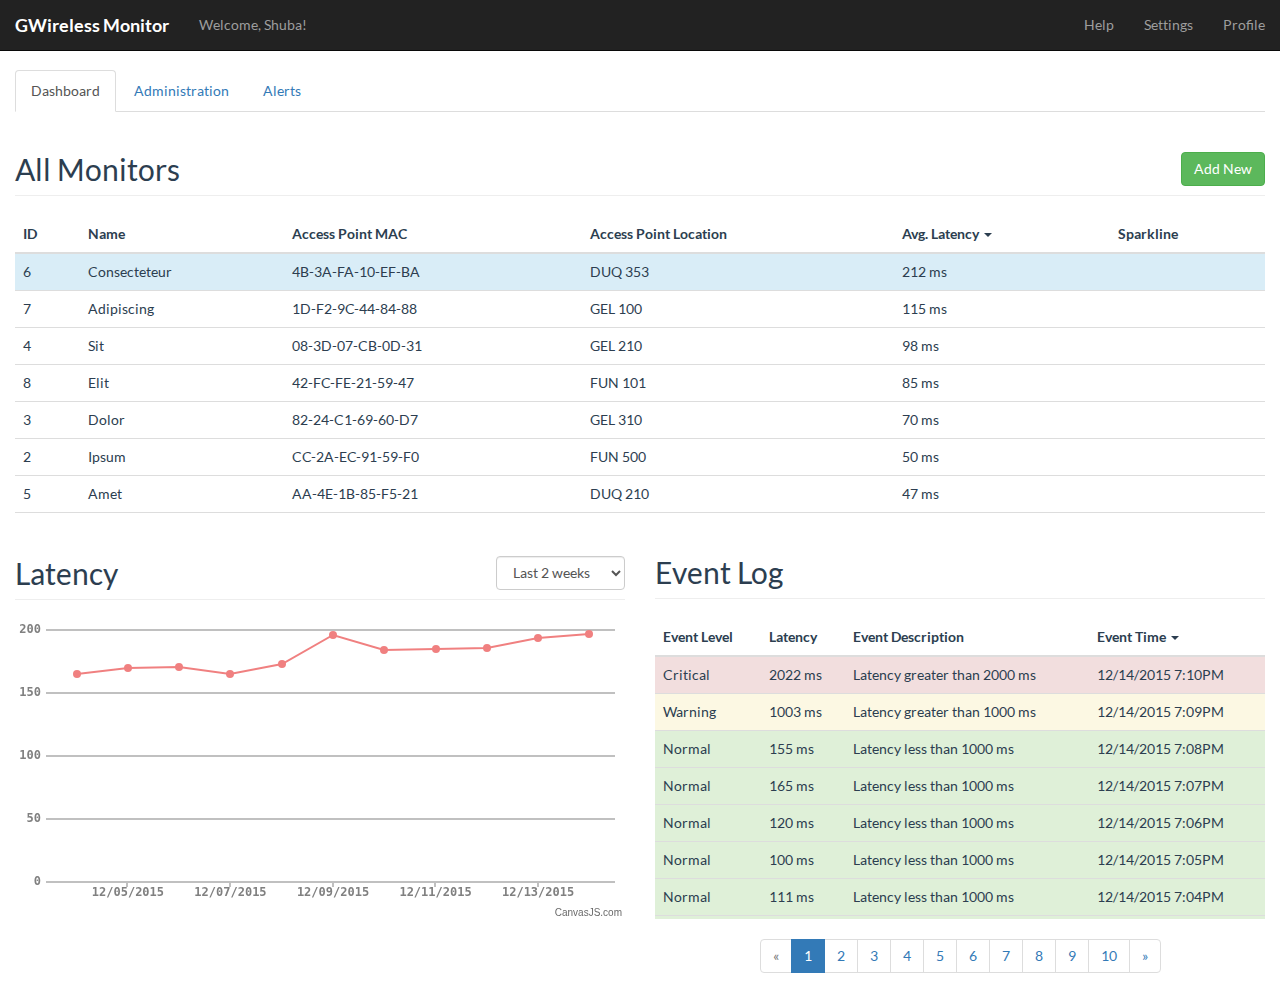
<file: index.html>
<!DOCTYPE html>
<html lang="en">
<head>
  <title>Dashboard - GWireless Monitor</title>
  <meta charset="utf-8"/>
  <meta name="viewport" content="width=device-width, initial-scale=1">
  <link rel="stylesheet" type="text/css" href="assets/stylesheets/style.css">  
  <script type="text/javascript" src="https://code.jquery.com/jquery-2.1.4.min.js"></script>
  <script type="text/javascript" src="https://maxcdn.bootstrapcdn.com/bootstrap/3.3.6/js/bootstrap.min.js" integrity="sha384-0mSbJDEHialfmuBBQP6A4Qrprq5OVfW37PRR3j5ELqxss1yVqOtnepnHVP9aJ7xS" crossorigin="anonymous"></script>
  <script type="text/javascript" src="http://omnipotent.net/jquery.sparkline/2.1.2/jquery.sparkline.min.js"></script>
  <script type="text/javascript" src="assets/javascripts/canvasjs.min.js"></script>

  <script type="text/javascript">

    $(function() {
        var arr = [];

        for(var i = 0; i < 50; i++) {
            var randNum = Math.round(Math.random()*100);
            arr.push(randNum);
        }
     
      $('.linechart').sparkline(arr);
    });

    window.onload = function () {
    var chart = new CanvasJS.Chart("chartContainer",
    {
      axisX:{
        gridColor: "Silver",
        tickColor: "silver",
        valueFormatString: "MM/DD/YYYY"
      },                        
                        toolTip:{
                          shared:true
                        },
      theme: "theme2",
      axisY: {
        gridColor: "Silver",
        tickColor: "Silver"
      },
      legend:{
        verticalAlign: "center",
        horizontalAlign: "right"
      },
      data: [
      {        
        type: "line",
        lineThickness: 2,
        name: "Latency (ms)",
        color: "#F08080",
        dataPoints: [
        { x: new Date(2015,11,4), y: 165 },
        { x: new Date(2015,11,5), y: 170 },
        { x: new Date(2015,11,6), y: 171 },
        { x: new Date(2015,11,7), y: 165 },
        { x: new Date(2015,11,8), y: 173 },
        { x: new Date(2015,11,9), y: 196 },
        { x: new Date(2015,11,10), y: 184 },
        { x: new Date(2015,11,11), y: 185 },
        { x: new Date(2015,11,12), y: 186 },
        { x: new Date(2015,11,13), y: 194 },
        { x: new Date(2015,11,14), y: 197 }
        ]
      }],
          legend:{
            cursor:"pointer",
            itemclick:function(e){
              if (typeof(e.dataSeries.visible) === "undefined" || e.dataSeries.visible) {
                e.dataSeries.visible = false;
              }
              else{
                e.dataSeries.visible = true;
              }
              chart.render();
            }
          }
    });

    chart.render();
  }

    </script>
</head>
<body>

<!-- navbar -->
<nav class="navbar navbar-inverse navbar-fixed-top">
  <div class="container-fluid">
    <div class="navbar-header">
      <button type="button" class="navbar-toggle collapsed" data-toggle="collapse" data-target="#bs-example-navbar-collapse-1" aria-expanded="false">
        <span class="sr-only">Toggle navigation</span>
        <span class="icon-bar"></span>
        <span class="icon-bar"></span>
        <span class="icon-bar"></span>
      </button>
      <a class="navbar-brand" href="#">GWireless Monitor</a>
    </div>

    <div class="collapse navbar-collapse" id="bs-example-navbar-collapse-1">
      <p class="navbar-text">Welcome, Shuba!</p>
      <ul class="nav navbar-nav navbar-right">
        <li><a href="#">Help</a></li>
        <li><a href="#">Settings</a></li>
        <li><a href="#">Profile</a></li>
      </ul>
    </div>
  </div>
</nav>

<div class="container-fluid">
  <!-- nav-tabs -->
  <ul class="nav nav-tabs">
    <li role="presentation" class="active"><a href="#">Dashboard</a></li>
    <li role="presentation"><a href="./administration.html">Administration</a></li>
    <li role="presentation"><a href="./alerts.html">Alerts</a></li>
  </ul>

  <!-- All Monitors table -->
  <div class="page-header clearfix">
    <a class="btn btn-success pull-right" href="#">Add New</a>
    <h2>All Monitors</h2>
  </div>

  <div class="table-responsive max-height">
    <table class="table table-hover ">
      <thead>
        <tr>
          <th><a href="#">ID</a></th>
          <th><a href="#">Name</a></th>
          <th><a href="#">Access Point MAC</a></th>
          <th><a href="#">Access Point Location</a></th>
          <th><a href="#">Avg. Latency <span class="caret"></span></a></th>
          <th><a href="#">Sparkline</a></th>
        </tr>
      </thead>
      <tbody>
            <tr class="info">
              <td>6</td>
              <td>Consecteteur</td>
              <td>4B-3A-FA-10-EF-BA</td>
              <td>DUQ 353</td>
              <td>212 ms</td>
              <td><span class="linechart"></span></td>
            </tr>
            <tr>
              <td>7</td>
              <td>Adipiscing</td>
              <td>1D-F2-9C-44-84-88</td>
              <td>GEL 100</td>
              <td>115 ms</td>
              <td><span class="linechart"></span></td>
            </tr>
            <tr>
              <td>4</td>
              <td>Sit</td>
              <td>08-3D-07-CB-0D-31</td>
              <td>GEL 210</td>
              <td>98 ms</td>
              <td><span class="linechart"></span></td>
            </tr>
            <tr>
              <td>8</td>
              <td>Elit</td>
              <td>42-FC-FE-21-59-47</td>
              <td>FUN 101</td>
              <td>85 ms</td>
              <td><span class="linechart"></span></td>
            </tr>
            <tr>
              <td>3</td>
              <td>Dolor</td>
              <td>82-24-C1-69-60-D7</td>
              <td>GEL 310</td>
              <td>70 ms</td>
              <td><span class="linechart"></span></td>
            </tr>
            <tr>
              <td>2</td>
              <td>Ipsum</td>
              <td>CC-2A-EC-91-59-F0</td>
              <td>FUN 500</td>
              <td>50 ms</td>
              <td><span class="linechart"></span></td>
            </tr>
            <tr>
              <td>5</td>
              <td>Amet</td>
              <td>AA-4E-1B-85-F5-21</td>
              <td>DUQ 210</td>
              <td>47 ms</td>
              <td><span class="linechart"></span></td>
            </tr>
            <tr>
              <td>10</td>
              <td>Pretium</td>
              <td>F7-37-C3-C5-50-D0</td>
              <td>DUQ 515</td>
              <td>42 ms</td>
              <td><span class="linechart"></span></td>
            </tr> 
            <tr>
              <td>1</td>
              <td>Lorem</td>
              <td>8A-8C-BE-F5-68-1D</td>
              <td>MON 255</td>
              <td>30 ms</td>
              <td><span class="linechart"></span></td>
            </tr>
            <tr>
              <td>9</td>
              <td>Maecenas</td>
              <td>24-32-81-21-60-19</td>
              <td>DUQ 414</td>
              <td>15 ms</td>
              <td><span class="linechart"></span></td>
            </tr>
          </tbody>
    </table>
  </div>

  <div class="row">
    <div class="col-sm-6">

      <!-- Access Point graph table -->
      <div class="page-header clearfix">

        <!-- graph filter -->
        <div class="table-filter-group pull-right">
          <div class="table-filter form-group pull-right">
            <select class="form-control">
              <option>Last 12 hours</option>
              <option>Last 24 hours</option>
              <option>Last 7 days</option>
              <option selected="selected">Last 2 weeks</option>
              <option>Last month</option>
              <option>Last year</option>
              <option>All</option>
            </select>
          </div>
        </div>

        <!-- graph header -->
        <h2>Latency</h2>
      </div>
      <div id="chartContainer" style="height: 300px; width: 100%;"></div>
    </div>

    <div class="col-sm-6">

      <!-- Event Log table -->
      <h2 class="page-header">Event Log</h2>

      <div class="table-responsive max-height">
      <table class="table table-hover ">
        <thead>
        <tr>
          <th><a href="#">Event Level</a></th>
          <th><a href="#">Latency</a></th>
          <th><a href="#">Event Description</a></th>
          <th><a href="#">Event Time <span class="caret"></span></a></th>
        </tr>
      </thead>
        <tbody>
          <tr class="danger">
            <td>Critical</td>
            <td>2022 ms</td>
            <td>Latency greater than 2000 ms</td>
            <td>12/14/2015 7:10PM</td>
          </tr>
          <tr class="warning">
            <td>Warning</td>
            <td>1003 ms</td>
            <td>Latency greater than 1000 ms</td>
            <td>12/14/2015 7:09PM</td>
          </tr>
          <tr class="success">
            <td>Normal</td>
            <td>155 ms</td>
            <td>Latency less than 1000 ms</td>
            <td>12/14/2015 7:08PM</td>
          </tr>
          <tr class="success">
            <td>Normal</td>
            <td>165 ms</td>
            <td>Latency less than 1000 ms</td>
            <td>12/14/2015 7:07PM</td>
          </tr>
          <tr class="success">
            <td>Normal</td>
            <td>120 ms</td>
            <td>Latency less than 1000 ms</td>
            <td>12/14/2015 7:06PM</td>
          </tr>
          <tr class="success">
            <td>Normal</td>
            <td>100 ms</td>
            <td>Latency less than 1000 ms</td>
            <td>12/14/2015 7:05PM</td>
          </tr>
          <tr class="success">
            <td>Normal</td>
            <td>111 ms</td>
            <td>Latency less than 1000 ms</td>
            <td>12/14/2015 7:04PM</td>
          </tr>
          <tr class="success">
            <td>Normal</td>
            <td>124 ms</td>
            <td>Latency less than 1000 ms</td>
            <td>12/14/2015 7:03PM</td>
          </tr>
          <tr class="success">
            <td>Normal</td>
            <td>193 ms</td>
            <td>Latency less than 1000 ms</td>
            <td>12/14/2015 7:02PM</td>
          </tr>
          <tr class="success">
            <td>Normal</td>
            <td>143 ms</td>
            <td>Latency less than 1000 ms</td>
            <td>12/14/2015 7:01PM</td>
          </tr> 
        </tbody>
      </table>
    </div>
    <nav class="text-center">
      <ul class="pagination">
        <li class="disabled">
          <a href="#" aria-label="Previous">
            <span aria-hidden="true">&laquo;</span>
          </a>
        </li>
        <li class="active"><a href="#">1</a></li>
        <li><a href="#">2</a></li>
        <li><a href="#">3</a></li>
        <li><a href="#">4</a></li>
        <li><a href="#">5</a></li>
        <li><a href="#">6</a></li>
        <li><a href="#">7</a></li>
        <li><a href="#">8</a></li>
        <li><a href="#">9</a></li>
        <li><a href="#">10</a></li>
        <li>
          <a href="#" aria-label="Next">
            <span aria-hidden="true">&raquo;</span>
          </a>
        </li>
      </ul>
    </nav>
  </div>
</div>
</body>
</html>
</file>
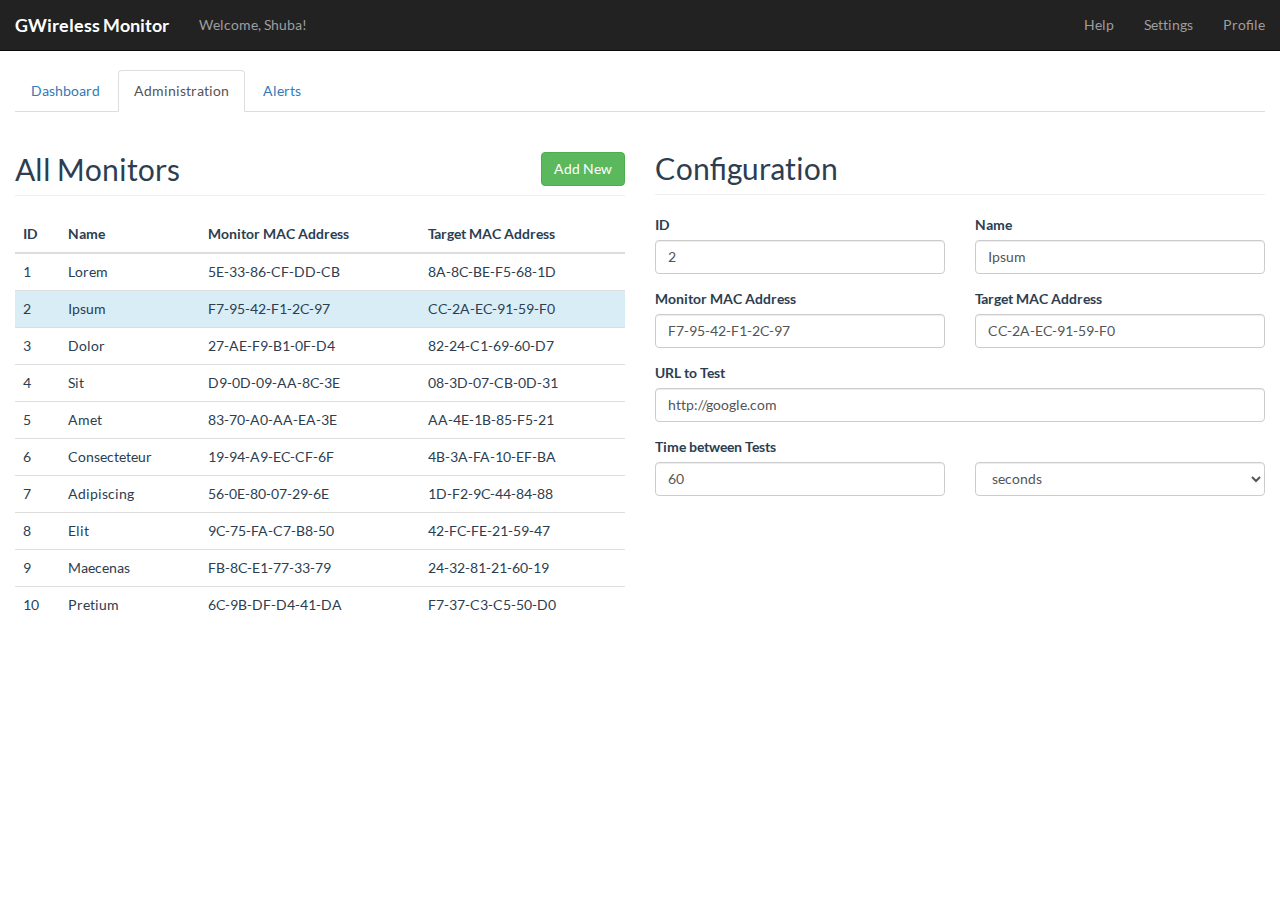
<file: administration.html>
<!DOCTYPE html>
<html lang="en">
<head>
  <title>Administration - GWireless Monitor</title>
  <meta charset="utf-8"/>
  <meta name="viewport" content="width=device-width, initial-scale=1">
  <link rel="stylesheet" type="text/css" href="assets/stylesheets/style.css">  
  <script type="text/javascript" src="https://code.jquery.com/jquery-2.1.4.min.js"></script>
  <script type="text/javascript" src="https://maxcdn.bootstrapcdn.com/bootstrap/3.3.6/js/bootstrap.min.js" integrity="sha384-0mSbJDEHialfmuBBQP6A4Qrprq5OVfW37PRR3j5ELqxss1yVqOtnepnHVP9aJ7xS" crossorigin="anonymous"></script>
</head>
<body>

<!-- navbar -->
<nav class="navbar navbar-inverse navbar-fixed-top">
  <div class="container-fluid">
    <div class="navbar-header">
      <button type="button" class="navbar-toggle collapsed" data-toggle="collapse" data-target="#bs-example-navbar-collapse-1" aria-expanded="false">
        <span class="sr-only">Toggle navigation</span>
        <span class="icon-bar"></span>
        <span class="icon-bar"></span>
        <span class="icon-bar"></span>
      </button>
      <a class="navbar-brand" href="#">GWireless Monitor</a>
    </div>

    <div class="collapse navbar-collapse" id="bs-example-navbar-collapse-1">
      <p class="navbar-text">Welcome, Shuba!</p>
      <ul class="nav navbar-nav navbar-right">
        <li><a href="#">Help</a></li>
        <li><a href="#">Settings</a></li>
        <li><a href="#">Profile</a></li>
      </ul>
    </div>
  </div>
</nav>

<div class="container-fluid">
  <div class="main">

    <!-- nav-tabs -->
    <ul class="nav nav-tabs">
      <li role="presentation"><a href="./">Dashboard</a></li>
      <li role="presentation" class="active"><a href="./administration.html">Administration</a></li>
      <li role="presentation"><a href="./alerts.html">Alerts</a></li>
    </ul>
  </div>

  <div class="row">
    <div class="col-sm-6">

      <!-- All Monitors table -->
      <div class="page-header clearfix">
        <a class="btn btn-success pull-right" href="#">Add New</a>
        <h2>All Monitors</h2>
      </div>
      
      <div class="table-responsive">
        <table class="table table-hover">
          <thead>
            <tr>
              <th>ID</th>
              <th>Name</th>
              <th>Monitor MAC Address</th>
              <th>Target MAC Address</th>
            </tr>
          </thead>
          <tbody>
            <tr>
              <td>1</td>
              <td>Lorem</td>
              <td>5E-33-86-CF-DD-CB</td>
              <td>8A-8C-BE-F5-68-1D</td>
            </tr>
            <tr class="info">
              <td>2</td>
              <td>Ipsum</td>
              <td>F7-95-42-F1-2C-97</td>
              <td>CC-2A-EC-91-59-F0</td>
            </tr>
            <tr>
              <td>3</td>
              <td>Dolor</td>
              <td>27-AE-F9-B1-0F-D4</td>
              <td>82-24-C1-69-60-D7</td>
            </tr>
            <tr>
              <td>4</td>
              <td>Sit</td>
              <td>D9-0D-09-AA-8C-3E</td>
              <td>08-3D-07-CB-0D-31</td>
            </tr>
            <tr>
              <td>5</td>
              <td>Amet</td>
              <td>83-70-A0-AA-EA-3E</td>
              <td>AA-4E-1B-85-F5-21</td>
            </tr>
            <tr>
              <td>6</td>
              <td>Consecteteur</td>
              <td>19-94-A9-EC-CF-6F</td>
              <td>4B-3A-FA-10-EF-BA</td>
            </tr>
            <tr>
              <td>7</td>
              <td>Adipiscing</td>
              <td>56-0E-80-07-29-6E</td>
              <td>1D-F2-9C-44-84-88</td>
            </tr>
            <tr>
              <td>8</td>
              <td>Elit</td>
              <td>9C-75-FA-C7-B8-50</td>
              <td>42-FC-FE-21-59-47</td>
            </tr>
            <tr>
              <td>9</td>
              <td>Maecenas</td>
              <td>FB-8C-E1-77-33-79</td>
              <td>24-32-81-21-60-19</td>
            </tr>
            <tr>
              <td>10</td>
              <td>Pretium</td>
              <td>6C-9B-DF-D4-41-DA</td>
              <td>F7-37-C3-C5-50-D0</td>
            </tr> 
          </tbody>
        </table>
      </div>
    </div>
    <div class="col-sm-6">
      <h2 class="page-header">Configuration</h2>

      <form>
        <div class="row">
          <div class="form-group col-sm-6">
            <label for="inputID" class="control-label">ID</label>
            <input class="form-control" id="inputID" value="2">
          </div>
          <div class="form-group col-sm-6">
            <label for="inputName" class="control-label">Name</label>
            <input class="form-control" id="inputName" value="Ipsum">
          </div>
        </div>
        <div class="row">
          <div class="form-group col-sm-6">
            <label for="inputMonitorIP" class="control-label">Monitor MAC Address</label>
            <input class="form-control" id="inputMonitorMAC" value="F7-95-42-F1-2C-97">
          </div>
          <div class="form-group col-sm-6">
            <label for="inputIPAP" class="control-label">Target MAC Address</label>
            <input class="form-control" id="inputTargetMAC" value="CC-2A-EC-91-59-F0">
          </div>
        </div>
        <div class="form-group">
          <label for="inputURL" class="control-label">URL to Test</label>
          <input class="form-control" id="inputURL" value="http://google.com">
        </div>
        <div class="form-group">
          <label for="inputTime" class="control-label">Time between Tests</label>
          <div class="row">
            <div class="col-xs-6">
              <input class="form-control" id="inputTime" value="60">
            </div>
            <div class="col-xs-6">
              <select class="form-control">
                <option>seconds</option>
                <option>minutes</option>
                <option>hours</option>
              </select>
            </div>
          </div>
        </div>
      </form>
    </div>
  </div>

</div>

</body>
</html>
</file>
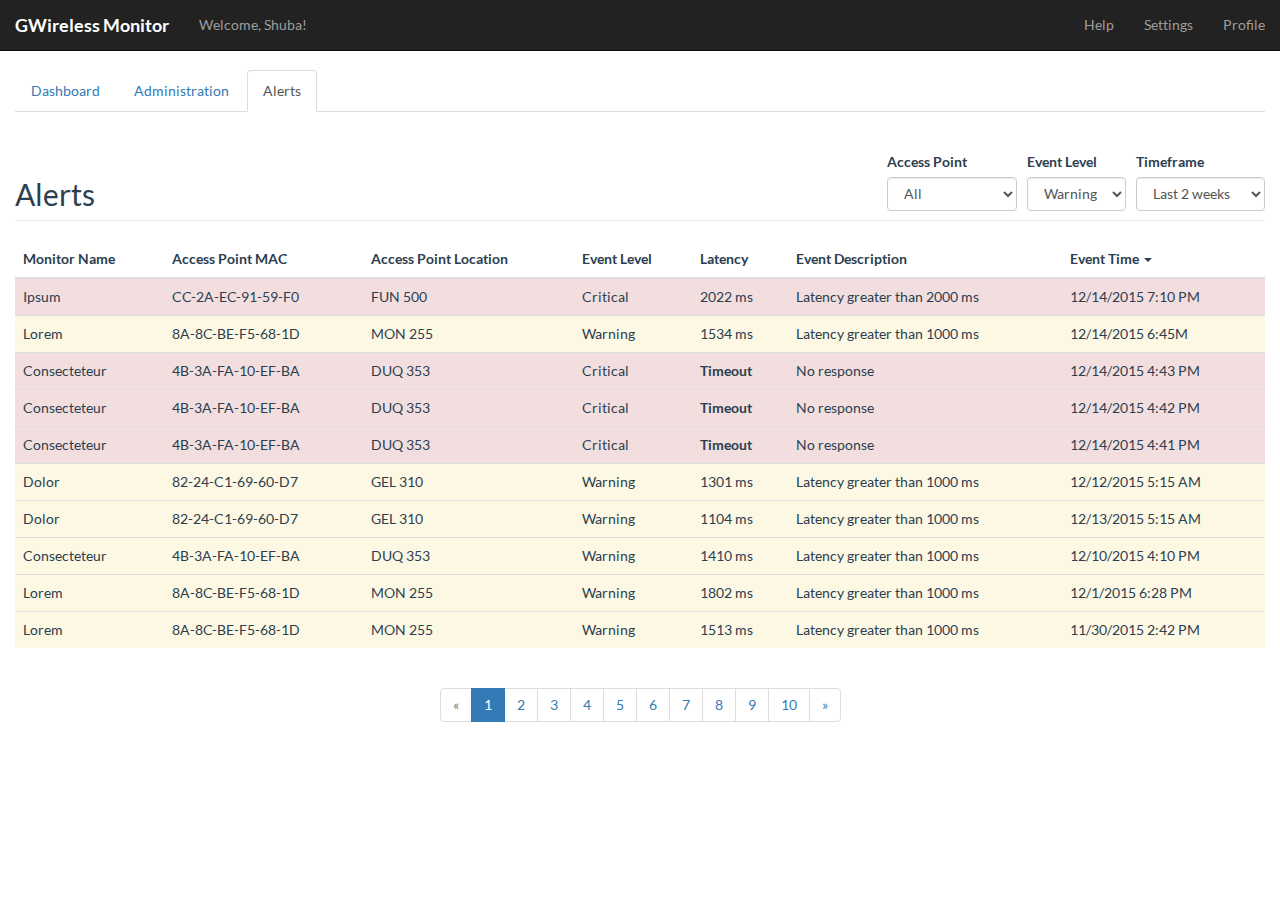
<file: alerts.html>
<!DOCTYPE html>
<html lang="en">
<head>
  <title>Alerts - GWireless Monitor</title>
  <meta charset="utf-8"/>
  <meta name="viewport" content="width=device-width, initial-scale=1">
  <link rel="stylesheet" type="text/css" href="assets/stylesheets/style.css">  
  <script type="text/javascript" src="https://code.jquery.com/jquery-2.1.4.min.js"></script>
  <script type="text/javascript" src="https://maxcdn.bootstrapcdn.com/bootstrap/3.3.6/js/bootstrap.min.js" integrity="sha384-0mSbJDEHialfmuBBQP6A4Qrprq5OVfW37PRR3j5ELqxss1yVqOtnepnHVP9aJ7xS" crossorigin="anonymous"></script>
</head>
<body>

<!-- navbar -->
<nav class="navbar navbar-inverse navbar-fixed-top">
  <div class="container-fluid">
    <div class="navbar-header">
      <button type="button" class="navbar-toggle collapsed" data-toggle="collapse" data-target="#bs-example-navbar-collapse-1" aria-expanded="false">
        <span class="sr-only">Toggle navigation</span>
        <span class="icon-bar"></span>
        <span class="icon-bar"></span>
        <span class="icon-bar"></span>
      </button>
      <a class="navbar-brand" href="#">GWireless Monitor</a>
    </div>

    <div class="collapse navbar-collapse" id="bs-example-navbar-collapse-1">
      <p class="navbar-text">Welcome, Shuba!</p>
      <ul class="nav navbar-nav navbar-right">
        <li><a href="#">Help</a></li>
        <li><a href="#">Settings</a></li>
        <li><a href="#">Profile</a></li>
      </ul>
    </div>
  </div>
</nav>

<div class="container-fluid">
  <!-- nav-tabs -->
  <ul class="nav nav-tabs">
    <li role="presentation"><a href="./">Dashboard</a></li>
    <li role="presentation"><a href="./administration.html">Administration</a></li>
    <li role="presentation" class="active"><a href="#">Alerts</a></li>
  </ul>

  <!-- Alerts table -->
  <div class="page-header clearfix">

    <!-- table filters -->
    <div class="table-filter-group pull-right">
      <div class="table-filter form-group pull-right">
        <label>Timeframe</label>
        <select class="form-control">
          <option>Last 12 hours</option>
          <option>Last 24 hours</option>
          <option>Last 7 days</option>
          <option selected="selected">Last 2 weeks</option>
          <option>Last month</option>
          <option>Last year</option>
          <option>All</option>
        </select>
      </div>

      <div class="table-filter form-group pull-right">
        <label>Event Level</label>
        <select class="form-control">
          <option>Critical</option>
          <option selected="selected">Warning</option>
          <option>Success</option>
        </select>
      </div>

      <div class="table-filter form-group pull-right">
        <label>Access Point</label>
        <select class="form-control">
          <option>All</option>
          <option>Lorem</option>
          <option>Ipsum</option>
          <option>Dolor</option>
          <option>Sit</option>
          <option>Amet</option>
          <option>Consecteteur</option>
          <option>Adipiscing</option>
          <option>Elit</option>
          <option>Maecenas</option>
          <option>Pretium</option>
        </select>
      </div>
    </div>

    <!-- table header -->
    <h2>Alerts</h2>
  </div>

  <div class="table-responsive">
    <table class="table table-hover">
      <thead>
        <tr>
          <th><a href="#">Monitor Name</a></th>
          <th><a href="#">Access Point MAC</a></th>
          <th><a href="#">Access Point Location</a></th>
          <th><a href="#">Event Level</a></th>
          <th><a href="#">Latency</a></th>
          <th><a href="#">Event Description</a></th>
          <th><a href="#">Event Time <span class="caret"></span></a></th>
        </tr>
      </thead>
      <tbody>
        <tr class="danger">
          <td>Ipsum</td>
          <td>CC-2A-EC-91-59-F0</td>
          <td>FUN 500</td>
          <td>Critical</td>
          <td>2022 ms</td>
          <td>Latency greater than 2000 ms</td>
          <td>12/14/2015 7:10 PM</td>
        </tr>
        <tr class="warning">
          <td>Lorem</td>
          <td>8A-8C-BE-F5-68-1D</td>
          <td>MON 255</td>
          <td>Warning</td>
          <td>1534 ms</td>
          <td>Latency greater than 1000 ms</td>
          <td>12/14/2015 6:45M</td>
        </tr>
        <tr class="danger">
          <td>Consecteteur</td>
          <td>4B-3A-FA-10-EF-BA</td>
          <td>DUQ 353</td>
          <td>Critical</td>
          <td><strong>Timeout</strong></td>
          <td>No response</td>
          <td>12/14/2015 4:43 PM</td>
        </tr>
        <tr class="danger">
          <td>Consecteteur</td>
          <td>4B-3A-FA-10-EF-BA</td>
          <td>DUQ 353</td>
          <td>Critical</td>
          <td><strong>Timeout</strong></td>
          <td>No response</td>
          <td>12/14/2015 4:42 PM</td>
        </tr>
        <tr class="danger">
          <td>Consecteteur</td>
          <td>4B-3A-FA-10-EF-BA</td>
          <td>DUQ 353</td>
          <td>Critical</td>
          <td><strong>Timeout</strong></td>
          <td>No response</td>
          <td>12/14/2015 4:41 PM</td>
        </tr>
        <tr class="warning">
          <td>Dolor</td>
          <td>82-24-C1-69-60-D7</td>
          <td>GEL 310</td>
          <td>Warning</td>
          <td>1301 ms</td>
          <td>Latency greater than 1000 ms</td>
          <td>12/12/2015 5:15 AM</td>
        </tr>
        <tr class="warning">
          <td>Dolor</td>
          <td>82-24-C1-69-60-D7</td>
          <td>GEL 310</td>
          <td>Warning</td>
          <td>1104 ms</td>
          <td>Latency greater than 1000 ms</td>
          <td>12/13/2015 5:15 AM</td>
        </tr>
        <tr class="warning">
          <td>Consecteteur</td>
          <td>4B-3A-FA-10-EF-BA</td>
          <td>DUQ 353</td>
          <td>Warning</td>
          <td>1410 ms</td>
          <td>Latency greater than 1000 ms</td>
          <td>12/10/2015 4:10 PM</td>
        </tr>
        <tr class="warning">
          <td>Lorem</td>
          <td>8A-8C-BE-F5-68-1D</td>
          <td>MON 255</td>
          <td>Warning</td>
          <td>1802 ms</td>
          <td>Latency greater than 1000 ms</td>
          <td>12/1/2015 6:28 PM</td>
        </tr>
        <tr class="warning">
          <td>Lorem</td>
          <td>8A-8C-BE-F5-68-1D</td>
          <td>MON 255</td>
          <td>Warning</td>
          <td>1513 ms</td>
          <td>Latency greater than 1000 ms</td>
          <td>11/30/2015 2:42 PM</td>
        </tr> 
      </tbody>
    </table>
  </div>

  <nav class="text-center">
    <ul class="pagination">
      <li class="disabled">
        <a href="#" aria-label="Previous">
          <span aria-hidden="true">&laquo;</span>
        </a>
      </li>
      <li class="active"><a href="#">1</a></li>
      <li><a href="#">2</a></li>
      <li><a href="#">3</a></li>
      <li><a href="#">4</a></li>
      <li><a href="#">5</a></li>
      <li><a href="#">6</a></li>
      <li><a href="#">7</a></li>
      <li><a href="#">8</a></li>
      <li><a href="#">9</a></li>
      <li><a href="#">10</a></li>
      <li>
        <a href="#" aria-label="Next">
          <span aria-hidden="true">&raquo;</span>
        </a>
      </li>
    </ul>
  </nav>
</div>

</body>
</html>
</file>
<file: assets/stylesheets/style.css>
/* variables */
/* colors from Flat UI Pro http://designmodo.com/flat/ */
/* external */
/*! normalize.css v3.0.2 | MIT License | git.io/normalize */
html {
  font-family: sans-serif;
  -ms-text-size-adjust: 100%;
  -webkit-text-size-adjust: 100%; }

body {
  margin: 0; }

article,
aside,
details,
figcaption,
figure,
footer,
header,
hgroup,
main,
menu,
nav,
section,
summary {
  display: block; }

audio,
canvas,
progress,
video {
  display: inline-block;
  vertical-align: baseline; }

audio:not([controls]) {
  display: none;
  height: 0; }

[hidden],
template {
  display: none; }

a {
  background-color: transparent; }

a:active,
a:hover {
  outline: 0; }

abbr[title] {
  border-bottom: 1px dotted; }

b,
strong {
  font-weight: bold; }

dfn {
  font-style: italic; }

h1 {
  font-size: 2em;
  margin: 0.67em 0; }

mark {
  background: #ff0;
  color: #000; }

small {
  font-size: 80%; }

sub,
sup {
  font-size: 75%;
  line-height: 0;
  position: relative;
  vertical-align: baseline; }

sup {
  top: -0.5em; }

sub {
  bottom: -0.25em; }

img {
  border: 0; }

svg:not(:root) {
  overflow: hidden; }

figure {
  margin: 1em 40px; }

hr {
  -moz-box-sizing: content-box;
  box-sizing: content-box;
  height: 0; }

pre {
  overflow: auto; }

code,
kbd,
pre,
samp {
  font-family: monospace, monospace;
  font-size: 1em; }

button,
input,
optgroup,
select,
textarea {
  color: inherit;
  font: inherit;
  margin: 0; }

button {
  overflow: visible; }

button,
select {
  text-transform: none; }

button,
html input[type="button"],
input[type="reset"],
input[type="submit"] {
  -webkit-appearance: button;
  cursor: pointer; }

button[disabled],
html input[disabled] {
  cursor: default; }

button::-moz-focus-inner,
input::-moz-focus-inner {
  border: 0;
  padding: 0; }

input {
  line-height: normal; }

input[type="checkbox"],
input[type="radio"] {
  box-sizing: border-box;
  padding: 0; }

input[type="number"]::-webkit-inner-spin-button,
input[type="number"]::-webkit-outer-spin-button {
  height: auto; }

input[type="search"] {
  -webkit-appearance: textfield;
  -moz-box-sizing: content-box;
  -webkit-box-sizing: content-box;
  box-sizing: content-box; }

input[type="search"]::-webkit-search-cancel-button,
input[type="search"]::-webkit-search-decoration {
  -webkit-appearance: none; }

fieldset {
  border: 1px solid #c0c0c0;
  margin: 0 2px;
  padding: 0.35em 0.625em 0.75em; }

legend {
  border: 0;
  padding: 0; }

textarea {
  overflow: auto; }

optgroup {
  font-weight: bold; }

table {
  border-collapse: collapse;
  border-spacing: 0; }

td,
th {
  padding: 0; }

/*! Source: https://github.com/h5bp/html5-boilerplate/blob/master/src/css/main.css */
@media print {
  *,
  *:before,
  *:after {
    background: transparent !important;
    color: #000 !important;
    box-shadow: none !important;
    text-shadow: none !important; }

  a,
  a:visited {
    text-decoration: underline; }

  a[href]:after {
    content: " (" attr(href) ")"; }

  abbr[title]:after {
    content: " (" attr(title) ")"; }

  a[href^="#"]:after,
  a[href^="javascript:"]:after {
    content: ""; }

  pre,
  blockquote {
    border: 1px solid #999;
    page-break-inside: avoid; }

  thead {
    display: table-header-group; }

  tr,
  img {
    page-break-inside: avoid; }

  img {
    max-width: 100% !important; }

  p,
  h2,
  h3 {
    orphans: 3;
    widows: 3; }

  h2,
  h3 {
    page-break-after: avoid; }

  select {
    background: #fff !important; }

  .navbar {
    display: none; }

  .btn > .caret,
  .dropup > .btn > .caret {
    border-top-color: #000 !important; }

  .label {
    border: 1px solid #000; }

  .table {
    border-collapse: collapse !important; }
    .table td,
    .table th {
      background-color: #fff !important; }

  .table-bordered th,
  .table-bordered td {
    border: 1px solid #ddd !important; } }
@font-face {
  font-family: 'Glyphicons Halflings';
  src: url("../fonts/bootstrap/glyphicons-halflings-regular.eot");
  src: url("../fonts/bootstrap/glyphicons-halflings-regular.eot?#iefix") format("embedded-opentype"), url("../fonts/bootstrap/glyphicons-halflings-regular.woff2") format("woff2"), url("../fonts/bootstrap/glyphicons-halflings-regular.woff") format("woff"), url("../fonts/bootstrap/glyphicons-halflings-regular.ttf") format("truetype"), url("../fonts/bootstrap/glyphicons-halflings-regular.svg#glyphicons_halflingsregular") format("svg"); }
.glyphicon {
  position: relative;
  top: 1px;
  display: inline-block;
  font-family: 'Glyphicons Halflings';
  font-style: normal;
  font-weight: normal;
  line-height: 1;
  -webkit-font-smoothing: antialiased;
  -moz-osx-font-smoothing: grayscale; }

.glyphicon-asterisk:before {
  content: "\2a"; }

.glyphicon-plus:before {
  content: "\2b"; }

.glyphicon-euro:before,
.glyphicon-eur:before {
  content: \20ac; }

.glyphicon-minus:before {
  content: \2212; }

.glyphicon-cloud:before {
  content: \2601; }

.glyphicon-envelope:before {
  content: \2709; }

.glyphicon-pencil:before {
  content: \270f; }

.glyphicon-glass:before {
  content: \e001; }

.glyphicon-music:before {
  content: \e002; }

.glyphicon-search:before {
  content: \e003; }

.glyphicon-heart:before {
  content: \e005; }

.glyphicon-star:before {
  content: \e006; }

.glyphicon-star-empty:before {
  content: \e007; }

.glyphicon-user:before {
  content: \e008; }

.glyphicon-film:before {
  content: \e009; }

.glyphicon-th-large:before {
  content: \e010; }

.glyphicon-th:before {
  content: \e011; }

.glyphicon-th-list:before {
  content: \e012; }

.glyphicon-ok:before {
  content: \e013; }

.glyphicon-remove:before {
  content: \e014; }

.glyphicon-zoom-in:before {
  content: \e015; }

.glyphicon-zoom-out:before {
  content: \e016; }

.glyphicon-off:before {
  content: \e017; }

.glyphicon-signal:before {
  content: \e018; }

.glyphicon-cog:before {
  content: \e019; }

.glyphicon-trash:before {
  content: \e020; }

.glyphicon-home:before {
  content: \e021; }

.glyphicon-file:before {
  content: \e022; }

.glyphicon-time:before {
  content: \e023; }

.glyphicon-road:before {
  content: \e024; }

.glyphicon-download-alt:before {
  content: \e025; }

.glyphicon-download:before {
  content: \e026; }

.glyphicon-upload:before {
  content: \e027; }

.glyphicon-inbox:before {
  content: \e028; }

.glyphicon-play-circle:before {
  content: \e029; }

.glyphicon-repeat:before {
  content: \e030; }

.glyphicon-refresh:before {
  content: \e031; }

.glyphicon-list-alt:before {
  content: \e032; }

.glyphicon-lock:before {
  content: \e033; }

.glyphicon-flag:before {
  content: \e034; }

.glyphicon-headphones:before {
  content: \e035; }

.glyphicon-volume-off:before {
  content: \e036; }

.glyphicon-volume-down:before {
  content: \e037; }

.glyphicon-volume-up:before {
  content: \e038; }

.glyphicon-qrcode:before {
  content: \e039; }

.glyphicon-barcode:before {
  content: \e040; }

.glyphicon-tag:before {
  content: \e041; }

.glyphicon-tags:before {
  content: \e042; }

.glyphicon-book:before {
  content: \e043; }

.glyphicon-bookmark:before {
  content: \e044; }

.glyphicon-print:before {
  content: \e045; }

.glyphicon-camera:before {
  content: \e046; }

.glyphicon-font:before {
  content: \e047; }

.glyphicon-bold:before {
  content: \e048; }

.glyphicon-italic:before {
  content: \e049; }

.glyphicon-text-height:before {
  content: \e050; }

.glyphicon-text-width:before {
  content: \e051; }

.glyphicon-align-left:before {
  content: \e052; }

.glyphicon-align-center:before {
  content: \e053; }

.glyphicon-align-right:before {
  content: \e054; }

.glyphicon-align-justify:before {
  content: \e055; }

.glyphicon-list:before {
  content: \e056; }

.glyphicon-indent-left:before {
  content: \e057; }

.glyphicon-indent-right:before {
  content: \e058; }

.glyphicon-facetime-video:before {
  content: \e059; }

.glyphicon-picture:before {
  content: \e060; }

.glyphicon-map-marker:before {
  content: \e062; }

.glyphicon-adjust:before {
  content: \e063; }

.glyphicon-tint:before {
  content: \e064; }

.glyphicon-edit:before {
  content: \e065; }

.glyphicon-share:before {
  content: \e066; }

.glyphicon-check:before {
  content: \e067; }

.glyphicon-move:before {
  content: \e068; }

.glyphicon-step-backward:before {
  content: \e069; }

.glyphicon-fast-backward:before {
  content: \e070; }

.glyphicon-backward:before {
  content: \e071; }

.glyphicon-play:before {
  content: \e072; }

.glyphicon-pause:before {
  content: \e073; }

.glyphicon-stop:before {
  content: \e074; }

.glyphicon-forward:before {
  content: \e075; }

.glyphicon-fast-forward:before {
  content: \e076; }

.glyphicon-step-forward:before {
  content: \e077; }

.glyphicon-eject:before {
  content: \e078; }

.glyphicon-chevron-left:before {
  content: \e079; }

.glyphicon-chevron-right:before {
  content: \e080; }

.glyphicon-plus-sign:before {
  content: \e081; }

.glyphicon-minus-sign:before {
  content: \e082; }

.glyphicon-remove-sign:before {
  content: \e083; }

.glyphicon-ok-sign:before {
  content: \e084; }

.glyphicon-question-sign:before {
  content: \e085; }

.glyphicon-info-sign:before {
  content: \e086; }

.glyphicon-screenshot:before {
  content: \e087; }

.glyphicon-remove-circle:before {
  content: \e088; }

.glyphicon-ok-circle:before {
  content: \e089; }

.glyphicon-ban-circle:before {
  content: \e090; }

.glyphicon-arrow-left:before {
  content: \e091; }

.glyphicon-arrow-right:before {
  content: \e092; }

.glyphicon-arrow-up:before {
  content: \e093; }

.glyphicon-arrow-down:before {
  content: \e094; }

.glyphicon-share-alt:before {
  content: \e095; }

.glyphicon-resize-full:before {
  content: \e096; }

.glyphicon-resize-small:before {
  content: \e097; }

.glyphicon-exclamation-sign:before {
  content: \e101; }

.glyphicon-gift:before {
  content: \e102; }

.glyphicon-leaf:before {
  content: \e103; }

.glyphicon-fire:before {
  content: \e104; }

.glyphicon-eye-open:before {
  content: \e105; }

.glyphicon-eye-close:before {
  content: \e106; }

.glyphicon-warning-sign:before {
  content: \e107; }

.glyphicon-plane:before {
  content: \e108; }

.glyphicon-calendar:before {
  content: \e109; }

.glyphicon-random:before {
  content: \e110; }

.glyphicon-comment:before {
  content: \e111; }

.glyphicon-magnet:before {
  content: \e112; }

.glyphicon-chevron-up:before {
  content: \e113; }

.glyphicon-chevron-down:before {
  content: \e114; }

.glyphicon-retweet:before {
  content: \e115; }

.glyphicon-shopping-cart:before {
  content: \e116; }

.glyphicon-folder-close:before {
  content: \e117; }

.glyphicon-folder-open:before {
  content: \e118; }

.glyphicon-resize-vertical:before {
  content: \e119; }

.glyphicon-resize-horizontal:before {
  content: \e120; }

.glyphicon-hdd:before {
  content: \e121; }

.glyphicon-bullhorn:before {
  content: \e122; }

.glyphicon-bell:before {
  content: \e123; }

.glyphicon-certificate:before {
  content: \e124; }

.glyphicon-thumbs-up:before {
  content: \e125; }

.glyphicon-thumbs-down:before {
  content: \e126; }

.glyphicon-hand-right:before {
  content: \e127; }

.glyphicon-hand-left:before {
  content: \e128; }

.glyphicon-hand-up:before {
  content: \e129; }

.glyphicon-hand-down:before {
  content: \e130; }

.glyphicon-circle-arrow-right:before {
  content: \e131; }

.glyphicon-circle-arrow-left:before {
  content: \e132; }

.glyphicon-circle-arrow-up:before {
  content: \e133; }

.glyphicon-circle-arrow-down:before {
  content: \e134; }

.glyphicon-globe:before {
  content: \e135; }

.glyphicon-wrench:before {
  content: \e136; }

.glyphicon-tasks:before {
  content: \e137; }

.glyphicon-filter:before {
  content: \e138; }

.glyphicon-briefcase:before {
  content: \e139; }

.glyphicon-fullscreen:before {
  content: \e140; }

.glyphicon-dashboard:before {
  content: \e141; }

.glyphicon-paperclip:before {
  content: \e142; }

.glyphicon-heart-empty:before {
  content: \e143; }

.glyphicon-link:before {
  content: \e144; }

.glyphicon-phone:before {
  content: \e145; }

.glyphicon-pushpin:before {
  content: \e146; }

.glyphicon-usd:before {
  content: \e148; }

.glyphicon-gbp:before {
  content: \e149; }

.glyphicon-sort:before {
  content: \e150; }

.glyphicon-sort-by-alphabet:before {
  content: \e151; }

.glyphicon-sort-by-alphabet-alt:before {
  content: \e152; }

.glyphicon-sort-by-order:before {
  content: \e153; }

.glyphicon-sort-by-order-alt:before {
  content: \e154; }

.glyphicon-sort-by-attributes:before {
  content: \e155; }

.glyphicon-sort-by-attributes-alt:before {
  content: \e156; }

.glyphicon-unchecked:before {
  content: \e157; }

.glyphicon-expand:before {
  content: \e158; }

.glyphicon-collapse-down:before {
  content: \e159; }

.glyphicon-collapse-up:before {
  content: \e160; }

.glyphicon-log-in:before {
  content: \e161; }

.glyphicon-flash:before {
  content: \e162; }

.glyphicon-log-out:before {
  content: \e163; }

.glyphicon-new-window:before {
  content: \e164; }

.glyphicon-record:before {
  content: \e165; }

.glyphicon-save:before {
  content: \e166; }

.glyphicon-open:before {
  content: \e167; }

.glyphicon-saved:before {
  content: \e168; }

.glyphicon-import:before {
  content: \e169; }

.glyphicon-export:before {
  content: \e170; }

.glyphicon-send:before {
  content: \e171; }

.glyphicon-floppy-disk:before {
  content: \e172; }

.glyphicon-floppy-saved:before {
  content: \e173; }

.glyphicon-floppy-remove:before {
  content: \e174; }

.glyphicon-floppy-save:before {
  content: \e175; }

.glyphicon-floppy-open:before {
  content: \e176; }

.glyphicon-credit-card:before {
  content: \e177; }

.glyphicon-transfer:before {
  content: \e178; }

.glyphicon-cutlery:before {
  content: \e179; }

.glyphicon-header:before {
  content: \e180; }

.glyphicon-compressed:before {
  content: \e181; }

.glyphicon-earphone:before {
  content: \e182; }

.glyphicon-phone-alt:before {
  content: \e183; }

.glyphicon-tower:before {
  content: \e184; }

.glyphicon-stats:before {
  content: \e185; }

.glyphicon-sd-video:before {
  content: \e186; }

.glyphicon-hd-video:before {
  content: \e187; }

.glyphicon-subtitles:before {
  content: \e188; }

.glyphicon-sound-stereo:before {
  content: \e189; }

.glyphicon-sound-dolby:before {
  content: \e190; }

.glyphicon-sound-5-1:before {
  content: \e191; }

.glyphicon-sound-6-1:before {
  content: \e192; }

.glyphicon-sound-7-1:before {
  content: \e193; }

.glyphicon-copyright-mark:before {
  content: \e194; }

.glyphicon-registration-mark:before {
  content: \e195; }

.glyphicon-cloud-download:before {
  content: \e197; }

.glyphicon-cloud-upload:before {
  content: \e198; }

.glyphicon-tree-conifer:before {
  content: \e199; }

.glyphicon-tree-deciduous:before {
  content: \e200; }

.glyphicon-cd:before {
  content: \e201; }

.glyphicon-save-file:before {
  content: \e202; }

.glyphicon-open-file:before {
  content: \e203; }

.glyphicon-level-up:before {
  content: \e204; }

.glyphicon-copy:before {
  content: \e205; }

.glyphicon-paste:before {
  content: \e206; }

.glyphicon-alert:before {
  content: \e209; }

.glyphicon-equalizer:before {
  content: \e210; }

.glyphicon-king:before {
  content: \e211; }

.glyphicon-queen:before {
  content: \e212; }

.glyphicon-pawn:before {
  content: \e213; }

.glyphicon-bishop:before {
  content: \e214; }

.glyphicon-knight:before {
  content: \e215; }

.glyphicon-baby-formula:before {
  content: \e216; }

.glyphicon-tent:before {
  content: \26fa; }

.glyphicon-blackboard:before {
  content: \e218; }

.glyphicon-bed:before {
  content: \e219; }

.glyphicon-apple:before {
  content: \f8ff; }

.glyphicon-erase:before {
  content: \e221; }

.glyphicon-hourglass:before {
  content: \231b; }

.glyphicon-lamp:before {
  content: \e223; }

.glyphicon-duplicate:before {
  content: \e224; }

.glyphicon-piggy-bank:before {
  content: \e225; }

.glyphicon-scissors:before {
  content: \e226; }

.glyphicon-bitcoin:before {
  content: \e227; }

.glyphicon-yen:before {
  content: \00a5; }

.glyphicon-ruble:before {
  content: \20bd; }

.glyphicon-scale:before {
  content: \e230; }

.glyphicon-ice-lolly:before {
  content: \e231; }

.glyphicon-ice-lolly-tasted:before {
  content: \e232; }

.glyphicon-education:before {
  content: \e233; }

.glyphicon-option-horizontal:before {
  content: \e234; }

.glyphicon-option-vertical:before {
  content: \e235; }

.glyphicon-menu-hamburger:before {
  content: \e236; }

.glyphicon-modal-window:before {
  content: \e237; }

.glyphicon-oil:before {
  content: \e238; }

.glyphicon-grain:before {
  content: \e239; }

.glyphicon-sunglasses:before {
  content: \e240; }

.glyphicon-text-size:before {
  content: \e241; }

.glyphicon-text-color:before {
  content: \e242; }

.glyphicon-text-background:before {
  content: \e243; }

.glyphicon-object-align-top:before {
  content: \e244; }

.glyphicon-object-align-bottom:before {
  content: \e245; }

.glyphicon-object-align-horizontal:before {
  content: \e246; }

.glyphicon-object-align-left:before {
  content: \e247; }

.glyphicon-object-align-vertical:before {
  content: \e248; }

.glyphicon-object-align-right:before {
  content: \e249; }

.glyphicon-triangle-right:before {
  content: \e250; }

.glyphicon-triangle-left:before {
  content: \e251; }

.glyphicon-triangle-bottom:before {
  content: \e252; }

.glyphicon-triangle-top:before {
  content: \e253; }

.glyphicon-console:before {
  content: \e254; }

.glyphicon-superscript:before {
  content: \e255; }

.glyphicon-subscript:before {
  content: \e256; }

.glyphicon-menu-left:before {
  content: \e257; }

.glyphicon-menu-right:before {
  content: \e258; }

.glyphicon-menu-down:before {
  content: \e259; }

.glyphicon-menu-up:before {
  content: \e260; }

* {
  -webkit-box-sizing: border-box;
  -moz-box-sizing: border-box;
  box-sizing: border-box; }

*:before,
*:after {
  -webkit-box-sizing: border-box;
  -moz-box-sizing: border-box;
  box-sizing: border-box; }

html {
  font-size: 10px;
  -webkit-tap-highlight-color: transparent; }

body {
  font-family: "Helvetica Neue", Helvetica, Arial, sans-serif;
  font-size: 14px;
  line-height: 1.42857;
  color: #2C3E50;
  background-color: #fff; }

input,
button,
select,
textarea {
  font-family: inherit;
  font-size: inherit;
  line-height: inherit; }

a {
  color: #337ab7;
  text-decoration: none; }
  a:hover, a:focus {
    color: #23527c;
    text-decoration: underline; }
  a:focus {
    outline: thin dotted;
    outline: 5px auto -webkit-focus-ring-color;
    outline-offset: -2px; }

figure {
  margin: 0; }

img {
  vertical-align: middle; }

.img-responsive {
  display: block;
  max-width: 100%;
  height: auto; }

.img-rounded {
  border-radius: 6px; }

.img-thumbnail {
  padding: 4px;
  line-height: 1.42857;
  background-color: #fff;
  border: 1px solid #ddd;
  border-radius: 4px;
  -webkit-transition: all 0.2s ease-in-out;
  -o-transition: all 0.2s ease-in-out;
  transition: all 0.2s ease-in-out;
  display: inline-block;
  max-width: 100%;
  height: auto; }

.img-circle {
  border-radius: 50%; }

hr {
  margin-top: 20px;
  margin-bottom: 20px;
  border: 0;
  border-top: 1px solid #eeeeee; }

.sr-only {
  position: absolute;
  width: 1px;
  height: 1px;
  margin: -1px;
  padding: 0;
  overflow: hidden;
  clip: rect(0, 0, 0, 0);
  border: 0; }

.sr-only-focusable:active, .sr-only-focusable:focus {
  position: static;
  width: auto;
  height: auto;
  margin: 0;
  overflow: visible;
  clip: auto; }

h1, h2, h3, h4, h5, h6,
.h1, .h2, .h3, .h4, .h5, .h6 {
  font-family: inherit;
  font-weight: 500;
  line-height: 1.1;
  color: inherit; }
  h1 small,
  h1 .small, h2 small,
  h2 .small, h3 small,
  h3 .small, h4 small,
  h4 .small, h5 small,
  h5 .small, h6 small,
  h6 .small,
  .h1 small,
  .h1 .small, .h2 small,
  .h2 .small, .h3 small,
  .h3 .small, .h4 small,
  .h4 .small, .h5 small,
  .h5 .small, .h6 small,
  .h6 .small {
    font-weight: normal;
    line-height: 1;
    color: #777777; }

h1, .h1,
h2, .h2,
h3, .h3 {
  margin-top: 20px;
  margin-bottom: 10px; }
  h1 small,
  h1 .small, .h1 small,
  .h1 .small,
  h2 small,
  h2 .small, .h2 small,
  .h2 .small,
  h3 small,
  h3 .small, .h3 small,
  .h3 .small {
    font-size: 65%; }

h4, .h4,
h5, .h5,
h6, .h6 {
  margin-top: 10px;
  margin-bottom: 10px; }
  h4 small,
  h4 .small, .h4 small,
  .h4 .small,
  h5 small,
  h5 .small, .h5 small,
  .h5 .small,
  h6 small,
  h6 .small, .h6 small,
  .h6 .small {
    font-size: 75%; }

h1, .h1 {
  font-size: 36px; }

h2, .h2 {
  font-size: 30px; }

h3, .h3 {
  font-size: 24px; }

h4, .h4 {
  font-size: 18px; }

h5, .h5 {
  font-size: 14px; }

h6, .h6 {
  font-size: 12px; }

p {
  margin: 0 0 10px; }

.lead {
  margin-bottom: 20px;
  font-size: 16px;
  font-weight: 300;
  line-height: 1.4; }
  @media (min-width: 768px) {
    .lead {
      font-size: 21px; } }

small,
.small {
  font-size: 85%; }

mark,
.mark {
  background-color: #fcf8e3;
  padding: .2em; }

.text-left {
  text-align: left; }

.text-right {
  text-align: right; }

.text-center {
  text-align: center; }

.text-justify {
  text-align: justify; }

.text-nowrap {
  white-space: nowrap; }

.text-lowercase {
  text-transform: lowercase; }

.text-uppercase {
  text-transform: uppercase; }

.text-capitalize {
  text-transform: capitalize; }

.text-muted {
  color: #777777; }

.text-primary {
  color: #337ab7; }

a.text-primary:hover {
  color: #286090; }

.text-success {
  color: #3c763d; }

a.text-success:hover {
  color: #2b542c; }

.text-info {
  color: #31708f; }

a.text-info:hover {
  color: #245269; }

.text-warning {
  color: #8a6d3b; }

a.text-warning:hover {
  color: #66512c; }

.text-danger {
  color: #a94442; }

a.text-danger:hover {
  color: #843534; }

.bg-primary {
  color: #fff; }

.bg-primary {
  background-color: #337ab7; }

a.bg-primary:hover {
  background-color: #286090; }

.bg-success {
  background-color: #dff0d8; }

a.bg-success:hover {
  background-color: #c1e2b3; }

.bg-info {
  background-color: #d9edf7; }

a.bg-info:hover {
  background-color: #afd9ee; }

.bg-warning {
  background-color: #fcf8e3; }

a.bg-warning:hover {
  background-color: #f7ecb5; }

.bg-danger {
  background-color: #f2dede; }

a.bg-danger:hover {
  background-color: #e4b9b9; }

.page-header {
  padding-bottom: 9px;
  margin: 40px 0 20px;
  border-bottom: 1px solid #eeeeee; }

ul,
ol {
  margin-top: 0;
  margin-bottom: 10px; }
  ul ul,
  ul ol,
  ol ul,
  ol ol {
    margin-bottom: 0; }

.list-unstyled {
  padding-left: 0;
  list-style: none; }

.list-inline {
  padding-left: 0;
  list-style: none;
  margin-left: -5px; }
  .list-inline > li {
    display: inline-block;
    padding-left: 5px;
    padding-right: 5px; }

dl {
  margin-top: 0;
  margin-bottom: 20px; }

dt,
dd {
  line-height: 1.42857; }

dt {
  font-weight: bold; }

dd {
  margin-left: 0; }

.dl-horizontal dd:before, .dl-horizontal dd:after {
  content: " ";
  display: table; }
.dl-horizontal dd:after {
  clear: both; }
@media (min-width: 768px) {
  .dl-horizontal dt {
    float: left;
    width: 160px;
    clear: left;
    text-align: right;
    overflow: hidden;
    text-overflow: ellipsis;
    white-space: nowrap; }
  .dl-horizontal dd {
    margin-left: 180px; } }

abbr[title],
abbr[data-original-title] {
  cursor: help;
  border-bottom: 1px dotted #777777; }

.initialism {
  font-size: 90%;
  text-transform: uppercase; }

blockquote {
  padding: 10px 20px;
  margin: 0 0 20px;
  font-size: 17.5px;
  border-left: 5px solid #eeeeee; }
  blockquote p:last-child,
  blockquote ul:last-child,
  blockquote ol:last-child {
    margin-bottom: 0; }
  blockquote footer,
  blockquote small,
  blockquote .small {
    display: block;
    font-size: 80%;
    line-height: 1.42857;
    color: #777777; }
    blockquote footer:before,
    blockquote small:before,
    blockquote .small:before {
      content: '\2014 \00A0'; }

.blockquote-reverse,
blockquote.pull-right {
  padding-right: 15px;
  padding-left: 0;
  border-right: 5px solid #eeeeee;
  border-left: 0;
  text-align: right; }
  .blockquote-reverse footer:before,
  .blockquote-reverse small:before,
  .blockquote-reverse .small:before,
  blockquote.pull-right footer:before,
  blockquote.pull-right small:before,
  blockquote.pull-right .small:before {
    content: ''; }
  .blockquote-reverse footer:after,
  .blockquote-reverse small:after,
  .blockquote-reverse .small:after,
  blockquote.pull-right footer:after,
  blockquote.pull-right small:after,
  blockquote.pull-right .small:after {
    content: '\00A0 \2014'; }

address {
  margin-bottom: 20px;
  font-style: normal;
  line-height: 1.42857; }

code,
kbd,
pre,
samp {
  font-family: Menlo, Monaco, Consolas, "Courier New", monospace; }

code {
  padding: 2px 4px;
  font-size: 90%;
  color: #c7254e;
  background-color: #f9f2f4;
  border-radius: 4px; }

kbd {
  padding: 2px 4px;
  font-size: 90%;
  color: #fff;
  background-color: #333;
  border-radius: 3px;
  box-shadow: inset 0 -1px 0 rgba(0, 0, 0, 0.25); }
  kbd kbd {
    padding: 0;
    font-size: 100%;
    font-weight: bold;
    box-shadow: none; }

pre {
  display: block;
  padding: 9.5px;
  margin: 0 0 10px;
  font-size: 13px;
  line-height: 1.42857;
  word-break: break-all;
  word-wrap: break-word;
  color: #333333;
  background-color: #f5f5f5;
  border: 1px solid #ccc;
  border-radius: 4px; }
  pre code {
    padding: 0;
    font-size: inherit;
    color: inherit;
    white-space: pre-wrap;
    background-color: transparent;
    border-radius: 0; }

.pre-scrollable {
  max-height: 340px;
  overflow-y: scroll; }

.container {
  margin-right: auto;
  margin-left: auto;
  padding-left: 15px;
  padding-right: 15px; }
  .container:before, .container:after {
    content: " ";
    display: table; }
  .container:after {
    clear: both; }
  @media (min-width: 768px) {
    .container {
      width: 750px; } }
  @media (min-width: 992px) {
    .container {
      width: 970px; } }
  @media (min-width: 1200px) {
    .container {
      width: 1170px; } }

.container-fluid {
  margin-right: auto;
  margin-left: auto;
  padding-left: 15px;
  padding-right: 15px; }
  .container-fluid:before, .container-fluid:after {
    content: " ";
    display: table; }
  .container-fluid:after {
    clear: both; }

.row {
  margin-left: -15px;
  margin-right: -15px; }
  .row:before, .row:after {
    content: " ";
    display: table; }
  .row:after {
    clear: both; }

.col-xs-1, .col-sm-1, .col-md-1, .col-lg-1, .col-xs-2, .col-sm-2, .col-md-2, .col-lg-2, .col-xs-3, .col-sm-3, .col-md-3, .col-lg-3, .col-xs-4, .col-sm-4, .col-md-4, .col-lg-4, .col-xs-5, .col-sm-5, .col-md-5, .col-lg-5, .col-xs-6, .col-sm-6, .col-md-6, .col-lg-6, .col-xs-7, .col-sm-7, .col-md-7, .col-lg-7, .col-xs-8, .col-sm-8, .col-md-8, .col-lg-8, .col-xs-9, .col-sm-9, .col-md-9, .col-lg-9, .col-xs-10, .col-sm-10, .col-md-10, .col-lg-10, .col-xs-11, .col-sm-11, .col-md-11, .col-lg-11, .col-xs-12, .col-sm-12, .col-md-12, .col-lg-12 {
  position: relative;
  min-height: 1px;
  padding-left: 15px;
  padding-right: 15px; }

.col-xs-1, .col-xs-2, .col-xs-3, .col-xs-4, .col-xs-5, .col-xs-6, .col-xs-7, .col-xs-8, .col-xs-9, .col-xs-10, .col-xs-11, .col-xs-12 {
  float: left; }

.col-xs-1 {
  width: 8.33333%; }

.col-xs-2 {
  width: 16.66667%; }

.col-xs-3 {
  width: 25%; }

.col-xs-4 {
  width: 33.33333%; }

.col-xs-5 {
  width: 41.66667%; }

.col-xs-6 {
  width: 50%; }

.col-xs-7 {
  width: 58.33333%; }

.col-xs-8 {
  width: 66.66667%; }

.col-xs-9 {
  width: 75%; }

.col-xs-10 {
  width: 83.33333%; }

.col-xs-11 {
  width: 91.66667%; }

.col-xs-12 {
  width: 100%; }

.col-xs-pull-0 {
  right: auto; }

.col-xs-pull-1 {
  right: 8.33333%; }

.col-xs-pull-2 {
  right: 16.66667%; }

.col-xs-pull-3 {
  right: 25%; }

.col-xs-pull-4 {
  right: 33.33333%; }

.col-xs-pull-5 {
  right: 41.66667%; }

.col-xs-pull-6 {
  right: 50%; }

.col-xs-pull-7 {
  right: 58.33333%; }

.col-xs-pull-8 {
  right: 66.66667%; }

.col-xs-pull-9 {
  right: 75%; }

.col-xs-pull-10 {
  right: 83.33333%; }

.col-xs-pull-11 {
  right: 91.66667%; }

.col-xs-pull-12 {
  right: 100%; }

.col-xs-push-0 {
  left: auto; }

.col-xs-push-1 {
  left: 8.33333%; }

.col-xs-push-2 {
  left: 16.66667%; }

.col-xs-push-3 {
  left: 25%; }

.col-xs-push-4 {
  left: 33.33333%; }

.col-xs-push-5 {
  left: 41.66667%; }

.col-xs-push-6 {
  left: 50%; }

.col-xs-push-7 {
  left: 58.33333%; }

.col-xs-push-8 {
  left: 66.66667%; }

.col-xs-push-9 {
  left: 75%; }

.col-xs-push-10 {
  left: 83.33333%; }

.col-xs-push-11 {
  left: 91.66667%; }

.col-xs-push-12 {
  left: 100%; }

.col-xs-offset-0 {
  margin-left: 0%; }

.col-xs-offset-1 {
  margin-left: 8.33333%; }

.col-xs-offset-2 {
  margin-left: 16.66667%; }

.col-xs-offset-3 {
  margin-left: 25%; }

.col-xs-offset-4 {
  margin-left: 33.33333%; }

.col-xs-offset-5 {
  margin-left: 41.66667%; }

.col-xs-offset-6 {
  margin-left: 50%; }

.col-xs-offset-7 {
  margin-left: 58.33333%; }

.col-xs-offset-8 {
  margin-left: 66.66667%; }

.col-xs-offset-9 {
  margin-left: 75%; }

.col-xs-offset-10 {
  margin-left: 83.33333%; }

.col-xs-offset-11 {
  margin-left: 91.66667%; }

.col-xs-offset-12 {
  margin-left: 100%; }

@media (min-width: 768px) {
  .col-sm-1, .col-sm-2, .col-sm-3, .col-sm-4, .col-sm-5, .col-sm-6, .col-sm-7, .col-sm-8, .col-sm-9, .col-sm-10, .col-sm-11, .col-sm-12 {
    float: left; }

  .col-sm-1 {
    width: 8.33333%; }

  .col-sm-2 {
    width: 16.66667%; }

  .col-sm-3 {
    width: 25%; }

  .col-sm-4 {
    width: 33.33333%; }

  .col-sm-5 {
    width: 41.66667%; }

  .col-sm-6 {
    width: 50%; }

  .col-sm-7 {
    width: 58.33333%; }

  .col-sm-8 {
    width: 66.66667%; }

  .col-sm-9 {
    width: 75%; }

  .col-sm-10 {
    width: 83.33333%; }

  .col-sm-11 {
    width: 91.66667%; }

  .col-sm-12 {
    width: 100%; }

  .col-sm-pull-0 {
    right: auto; }

  .col-sm-pull-1 {
    right: 8.33333%; }

  .col-sm-pull-2 {
    right: 16.66667%; }

  .col-sm-pull-3 {
    right: 25%; }

  .col-sm-pull-4 {
    right: 33.33333%; }

  .col-sm-pull-5 {
    right: 41.66667%; }

  .col-sm-pull-6 {
    right: 50%; }

  .col-sm-pull-7 {
    right: 58.33333%; }

  .col-sm-pull-8 {
    right: 66.66667%; }

  .col-sm-pull-9 {
    right: 75%; }

  .col-sm-pull-10 {
    right: 83.33333%; }

  .col-sm-pull-11 {
    right: 91.66667%; }

  .col-sm-pull-12 {
    right: 100%; }

  .col-sm-push-0 {
    left: auto; }

  .col-sm-push-1 {
    left: 8.33333%; }

  .col-sm-push-2 {
    left: 16.66667%; }

  .col-sm-push-3 {
    left: 25%; }

  .col-sm-push-4 {
    left: 33.33333%; }

  .col-sm-push-5 {
    left: 41.66667%; }

  .col-sm-push-6 {
    left: 50%; }

  .col-sm-push-7 {
    left: 58.33333%; }

  .col-sm-push-8 {
    left: 66.66667%; }

  .col-sm-push-9 {
    left: 75%; }

  .col-sm-push-10 {
    left: 83.33333%; }

  .col-sm-push-11 {
    left: 91.66667%; }

  .col-sm-push-12 {
    left: 100%; }

  .col-sm-offset-0 {
    margin-left: 0%; }

  .col-sm-offset-1 {
    margin-left: 8.33333%; }

  .col-sm-offset-2 {
    margin-left: 16.66667%; }

  .col-sm-offset-3 {
    margin-left: 25%; }

  .col-sm-offset-4 {
    margin-left: 33.33333%; }

  .col-sm-offset-5 {
    margin-left: 41.66667%; }

  .col-sm-offset-6 {
    margin-left: 50%; }

  .col-sm-offset-7 {
    margin-left: 58.33333%; }

  .col-sm-offset-8 {
    margin-left: 66.66667%; }

  .col-sm-offset-9 {
    margin-left: 75%; }

  .col-sm-offset-10 {
    margin-left: 83.33333%; }

  .col-sm-offset-11 {
    margin-left: 91.66667%; }

  .col-sm-offset-12 {
    margin-left: 100%; } }
@media (min-width: 992px) {
  .col-md-1, .col-md-2, .col-md-3, .col-md-4, .col-md-5, .col-md-6, .col-md-7, .col-md-8, .col-md-9, .col-md-10, .col-md-11, .col-md-12 {
    float: left; }

  .col-md-1 {
    width: 8.33333%; }

  .col-md-2 {
    width: 16.66667%; }

  .col-md-3 {
    width: 25%; }

  .col-md-4 {
    width: 33.33333%; }

  .col-md-5 {
    width: 41.66667%; }

  .col-md-6 {
    width: 50%; }

  .col-md-7 {
    width: 58.33333%; }

  .col-md-8 {
    width: 66.66667%; }

  .col-md-9 {
    width: 75%; }

  .col-md-10 {
    width: 83.33333%; }

  .col-md-11 {
    width: 91.66667%; }

  .col-md-12 {
    width: 100%; }

  .col-md-pull-0 {
    right: auto; }

  .col-md-pull-1 {
    right: 8.33333%; }

  .col-md-pull-2 {
    right: 16.66667%; }

  .col-md-pull-3 {
    right: 25%; }

  .col-md-pull-4 {
    right: 33.33333%; }

  .col-md-pull-5 {
    right: 41.66667%; }

  .col-md-pull-6 {
    right: 50%; }

  .col-md-pull-7 {
    right: 58.33333%; }

  .col-md-pull-8 {
    right: 66.66667%; }

  .col-md-pull-9 {
    right: 75%; }

  .col-md-pull-10 {
    right: 83.33333%; }

  .col-md-pull-11 {
    right: 91.66667%; }

  .col-md-pull-12 {
    right: 100%; }

  .col-md-push-0 {
    left: auto; }

  .col-md-push-1 {
    left: 8.33333%; }

  .col-md-push-2 {
    left: 16.66667%; }

  .col-md-push-3 {
    left: 25%; }

  .col-md-push-4 {
    left: 33.33333%; }

  .col-md-push-5 {
    left: 41.66667%; }

  .col-md-push-6 {
    left: 50%; }

  .col-md-push-7 {
    left: 58.33333%; }

  .col-md-push-8 {
    left: 66.66667%; }

  .col-md-push-9 {
    left: 75%; }

  .col-md-push-10 {
    left: 83.33333%; }

  .col-md-push-11 {
    left: 91.66667%; }

  .col-md-push-12 {
    left: 100%; }

  .col-md-offset-0 {
    margin-left: 0%; }

  .col-md-offset-1 {
    margin-left: 8.33333%; }

  .col-md-offset-2 {
    margin-left: 16.66667%; }

  .col-md-offset-3 {
    margin-left: 25%; }

  .col-md-offset-4 {
    margin-left: 33.33333%; }

  .col-md-offset-5 {
    margin-left: 41.66667%; }

  .col-md-offset-6 {
    margin-left: 50%; }

  .col-md-offset-7 {
    margin-left: 58.33333%; }

  .col-md-offset-8 {
    margin-left: 66.66667%; }

  .col-md-offset-9 {
    margin-left: 75%; }

  .col-md-offset-10 {
    margin-left: 83.33333%; }

  .col-md-offset-11 {
    margin-left: 91.66667%; }

  .col-md-offset-12 {
    margin-left: 100%; } }
@media (min-width: 1200px) {
  .col-lg-1, .col-lg-2, .col-lg-3, .col-lg-4, .col-lg-5, .col-lg-6, .col-lg-7, .col-lg-8, .col-lg-9, .col-lg-10, .col-lg-11, .col-lg-12 {
    float: left; }

  .col-lg-1 {
    width: 8.33333%; }

  .col-lg-2 {
    width: 16.66667%; }

  .col-lg-3 {
    width: 25%; }

  .col-lg-4 {
    width: 33.33333%; }

  .col-lg-5 {
    width: 41.66667%; }

  .col-lg-6 {
    width: 50%; }

  .col-lg-7 {
    width: 58.33333%; }

  .col-lg-8 {
    width: 66.66667%; }

  .col-lg-9 {
    width: 75%; }

  .col-lg-10 {
    width: 83.33333%; }

  .col-lg-11 {
    width: 91.66667%; }

  .col-lg-12 {
    width: 100%; }

  .col-lg-pull-0 {
    right: auto; }

  .col-lg-pull-1 {
    right: 8.33333%; }

  .col-lg-pull-2 {
    right: 16.66667%; }

  .col-lg-pull-3 {
    right: 25%; }

  .col-lg-pull-4 {
    right: 33.33333%; }

  .col-lg-pull-5 {
    right: 41.66667%; }

  .col-lg-pull-6 {
    right: 50%; }

  .col-lg-pull-7 {
    right: 58.33333%; }

  .col-lg-pull-8 {
    right: 66.66667%; }

  .col-lg-pull-9 {
    right: 75%; }

  .col-lg-pull-10 {
    right: 83.33333%; }

  .col-lg-pull-11 {
    right: 91.66667%; }

  .col-lg-pull-12 {
    right: 100%; }

  .col-lg-push-0 {
    left: auto; }

  .col-lg-push-1 {
    left: 8.33333%; }

  .col-lg-push-2 {
    left: 16.66667%; }

  .col-lg-push-3 {
    left: 25%; }

  .col-lg-push-4 {
    left: 33.33333%; }

  .col-lg-push-5 {
    left: 41.66667%; }

  .col-lg-push-6 {
    left: 50%; }

  .col-lg-push-7 {
    left: 58.33333%; }

  .col-lg-push-8 {
    left: 66.66667%; }

  .col-lg-push-9 {
    left: 75%; }

  .col-lg-push-10 {
    left: 83.33333%; }

  .col-lg-push-11 {
    left: 91.66667%; }

  .col-lg-push-12 {
    left: 100%; }

  .col-lg-offset-0 {
    margin-left: 0%; }

  .col-lg-offset-1 {
    margin-left: 8.33333%; }

  .col-lg-offset-2 {
    margin-left: 16.66667%; }

  .col-lg-offset-3 {
    margin-left: 25%; }

  .col-lg-offset-4 {
    margin-left: 33.33333%; }

  .col-lg-offset-5 {
    margin-left: 41.66667%; }

  .col-lg-offset-6 {
    margin-left: 50%; }

  .col-lg-offset-7 {
    margin-left: 58.33333%; }

  .col-lg-offset-8 {
    margin-left: 66.66667%; }

  .col-lg-offset-9 {
    margin-left: 75%; }

  .col-lg-offset-10 {
    margin-left: 83.33333%; }

  .col-lg-offset-11 {
    margin-left: 91.66667%; }

  .col-lg-offset-12 {
    margin-left: 100%; } }
table {
  background-color: transparent; }

caption {
  padding-top: 8px;
  padding-bottom: 8px;
  color: #777777;
  text-align: left; }

th {
  text-align: left; }

.table {
  width: 100%;
  max-width: 100%;
  margin-bottom: 20px; }
  .table > thead > tr > th,
  .table > thead > tr > td,
  .table > tbody > tr > th,
  .table > tbody > tr > td,
  .table > tfoot > tr > th,
  .table > tfoot > tr > td {
    padding: 8px;
    line-height: 1.42857;
    vertical-align: top;
    border-top: 1px solid #ddd; }
  .table > thead > tr > th {
    vertical-align: bottom;
    border-bottom: 2px solid #ddd; }
  .table > caption + thead > tr:first-child > th,
  .table > caption + thead > tr:first-child > td,
  .table > colgroup + thead > tr:first-child > th,
  .table > colgroup + thead > tr:first-child > td,
  .table > thead:first-child > tr:first-child > th,
  .table > thead:first-child > tr:first-child > td {
    border-top: 0; }
  .table > tbody + tbody {
    border-top: 2px solid #ddd; }
  .table .table {
    background-color: #fff; }

.table-condensed > thead > tr > th,
.table-condensed > thead > tr > td,
.table-condensed > tbody > tr > th,
.table-condensed > tbody > tr > td,
.table-condensed > tfoot > tr > th,
.table-condensed > tfoot > tr > td {
  padding: 5px; }

.table-bordered {
  border: 1px solid #ddd; }
  .table-bordered > thead > tr > th,
  .table-bordered > thead > tr > td,
  .table-bordered > tbody > tr > th,
  .table-bordered > tbody > tr > td,
  .table-bordered > tfoot > tr > th,
  .table-bordered > tfoot > tr > td {
    border: 1px solid #ddd; }
  .table-bordered > thead > tr > th,
  .table-bordered > thead > tr > td {
    border-bottom-width: 2px; }

.table-striped > tbody > tr:nth-of-type(odd) {
  background-color: #f9f9f9; }

.table-hover > tbody > tr:hover {
  background-color: #f5f5f5; }

table col[class*="col-"] {
  position: static;
  float: none;
  display: table-column; }

table td[class*="col-"],
table th[class*="col-"] {
  position: static;
  float: none;
  display: table-cell; }

.table > thead > tr > td.active,
.table > thead > tr > th.active, .table > thead > tr.active > td, .table > thead > tr.active > th,
.table > tbody > tr > td.active,
.table > tbody > tr > th.active,
.table > tbody > tr.active > td,
.table > tbody > tr.active > th,
.table > tfoot > tr > td.active,
.table > tfoot > tr > th.active,
.table > tfoot > tr.active > td,
.table > tfoot > tr.active > th {
  background-color: #f5f5f5; }

.table-hover > tbody > tr > td.active:hover,
.table-hover > tbody > tr > th.active:hover, .table-hover > tbody > tr.active:hover > td, .table-hover > tbody > tr:hover > .active, .table-hover > tbody > tr.active:hover > th {
  background-color: #e8e8e8; }

.table > thead > tr > td.success,
.table > thead > tr > th.success, .table > thead > tr.success > td, .table > thead > tr.success > th,
.table > tbody > tr > td.success,
.table > tbody > tr > th.success,
.table > tbody > tr.success > td,
.table > tbody > tr.success > th,
.table > tfoot > tr > td.success,
.table > tfoot > tr > th.success,
.table > tfoot > tr.success > td,
.table > tfoot > tr.success > th {
  background-color: #dff0d8; }

.table-hover > tbody > tr > td.success:hover,
.table-hover > tbody > tr > th.success:hover, .table-hover > tbody > tr.success:hover > td, .table-hover > tbody > tr:hover > .success, .table-hover > tbody > tr.success:hover > th {
  background-color: #d0e9c6; }

.table > thead > tr > td.info,
.table > thead > tr > th.info, .table > thead > tr.info > td, .table > thead > tr.info > th,
.table > tbody > tr > td.info,
.table > tbody > tr > th.info,
.table > tbody > tr.info > td,
.table > tbody > tr.info > th,
.table > tfoot > tr > td.info,
.table > tfoot > tr > th.info,
.table > tfoot > tr.info > td,
.table > tfoot > tr.info > th {
  background-color: #d9edf7; }

.table-hover > tbody > tr > td.info:hover,
.table-hover > tbody > tr > th.info:hover, .table-hover > tbody > tr.info:hover > td, .table-hover > tbody > tr:hover > .info, .table-hover > tbody > tr.info:hover > th {
  background-color: #c4e3f3; }

.table > thead > tr > td.warning,
.table > thead > tr > th.warning, .table > thead > tr.warning > td, .table > thead > tr.warning > th,
.table > tbody > tr > td.warning,
.table > tbody > tr > th.warning,
.table > tbody > tr.warning > td,
.table > tbody > tr.warning > th,
.table > tfoot > tr > td.warning,
.table > tfoot > tr > th.warning,
.table > tfoot > tr.warning > td,
.table > tfoot > tr.warning > th {
  background-color: #fcf8e3; }

.table-hover > tbody > tr > td.warning:hover,
.table-hover > tbody > tr > th.warning:hover, .table-hover > tbody > tr.warning:hover > td, .table-hover > tbody > tr:hover > .warning, .table-hover > tbody > tr.warning:hover > th {
  background-color: #faf2cc; }

.table > thead > tr > td.danger,
.table > thead > tr > th.danger, .table > thead > tr.danger > td, .table > thead > tr.danger > th,
.table > tbody > tr > td.danger,
.table > tbody > tr > th.danger,
.table > tbody > tr.danger > td,
.table > tbody > tr.danger > th,
.table > tfoot > tr > td.danger,
.table > tfoot > tr > th.danger,
.table > tfoot > tr.danger > td,
.table > tfoot > tr.danger > th {
  background-color: #f2dede; }

.table-hover > tbody > tr > td.danger:hover,
.table-hover > tbody > tr > th.danger:hover, .table-hover > tbody > tr.danger:hover > td, .table-hover > tbody > tr:hover > .danger, .table-hover > tbody > tr.danger:hover > th {
  background-color: #ebcccc; }

.table-responsive {
  overflow-x: auto;
  min-height: 0.01%; }
  @media screen and (max-width: 767px) {
    .table-responsive {
      width: 100%;
      margin-bottom: 15px;
      overflow-y: hidden;
      -ms-overflow-style: -ms-autohiding-scrollbar;
      border: 1px solid #ddd; }
      .table-responsive > .table {
        margin-bottom: 0; }
        .table-responsive > .table > thead > tr > th,
        .table-responsive > .table > thead > tr > td,
        .table-responsive > .table > tbody > tr > th,
        .table-responsive > .table > tbody > tr > td,
        .table-responsive > .table > tfoot > tr > th,
        .table-responsive > .table > tfoot > tr > td {
          white-space: nowrap; }
      .table-responsive > .table-bordered {
        border: 0; }
        .table-responsive > .table-bordered > thead > tr > th:first-child,
        .table-responsive > .table-bordered > thead > tr > td:first-child,
        .table-responsive > .table-bordered > tbody > tr > th:first-child,
        .table-responsive > .table-bordered > tbody > tr > td:first-child,
        .table-responsive > .table-bordered > tfoot > tr > th:first-child,
        .table-responsive > .table-bordered > tfoot > tr > td:first-child {
          border-left: 0; }
        .table-responsive > .table-bordered > thead > tr > th:last-child,
        .table-responsive > .table-bordered > thead > tr > td:last-child,
        .table-responsive > .table-bordered > tbody > tr > th:last-child,
        .table-responsive > .table-bordered > tbody > tr > td:last-child,
        .table-responsive > .table-bordered > tfoot > tr > th:last-child,
        .table-responsive > .table-bordered > tfoot > tr > td:last-child {
          border-right: 0; }
        .table-responsive > .table-bordered > tbody > tr:last-child > th,
        .table-responsive > .table-bordered > tbody > tr:last-child > td,
        .table-responsive > .table-bordered > tfoot > tr:last-child > th,
        .table-responsive > .table-bordered > tfoot > tr:last-child > td {
          border-bottom: 0; } }

fieldset {
  padding: 0;
  margin: 0;
  border: 0;
  min-width: 0; }

legend {
  display: block;
  width: 100%;
  padding: 0;
  margin-bottom: 20px;
  font-size: 21px;
  line-height: inherit;
  color: #333333;
  border: 0;
  border-bottom: 1px solid #e5e5e5; }

label {
  display: inline-block;
  max-width: 100%;
  margin-bottom: 5px;
  font-weight: bold; }

input[type="search"] {
  -webkit-box-sizing: border-box;
  -moz-box-sizing: border-box;
  box-sizing: border-box; }

input[type="radio"],
input[type="checkbox"] {
  margin: 4px 0 0;
  margin-top: 1px \9;
  line-height: normal; }

input[type="file"] {
  display: block; }

input[type="range"] {
  display: block;
  width: 100%; }

select[multiple],
select[size] {
  height: auto; }

input[type="file"]:focus,
input[type="radio"]:focus,
input[type="checkbox"]:focus {
  outline: thin dotted;
  outline: 5px auto -webkit-focus-ring-color;
  outline-offset: -2px; }

output {
  display: block;
  padding-top: 7px;
  font-size: 14px;
  line-height: 1.42857;
  color: #555555; }

.form-control {
  display: block;
  width: 100%;
  height: 34px;
  padding: 6px 12px;
  font-size: 14px;
  line-height: 1.42857;
  color: #555555;
  background-color: #fff;
  background-image: none;
  border: 1px solid #ccc;
  border-radius: 4px;
  -webkit-box-shadow: inset 0 1px 1px rgba(0, 0, 0, 0.075);
  box-shadow: inset 0 1px 1px rgba(0, 0, 0, 0.075);
  -webkit-transition: border-color ease-in-out 0.15s, box-shadow ease-in-out 0.15s;
  -o-transition: border-color ease-in-out 0.15s, box-shadow ease-in-out 0.15s;
  transition: border-color ease-in-out 0.15s, box-shadow ease-in-out 0.15s; }
  .form-control:focus {
    border-color: #66afe9;
    outline: 0;
    -webkit-box-shadow: inset 0 1px 1px rgba(0, 0, 0, 0.075), 0 0 8px rgba(102, 175, 233, 0.6);
    box-shadow: inset 0 1px 1px rgba(0, 0, 0, 0.075), 0 0 8px rgba(102, 175, 233, 0.6); }
  .form-control::-moz-placeholder {
    color: #999;
    opacity: 1; }
  .form-control:-ms-input-placeholder {
    color: #999; }
  .form-control::-webkit-input-placeholder {
    color: #999; }
  .form-control[disabled], .form-control[readonly], fieldset[disabled] .form-control {
    cursor: not-allowed;
    background-color: #eeeeee;
    opacity: 1; }

textarea.form-control {
  height: auto; }

input[type="search"] {
  -webkit-appearance: none; }

@media screen and (-webkit-min-device-pixel-ratio: 0) {
  input[type="date"],
  input[type="time"],
  input[type="datetime-local"],
  input[type="month"] {
    line-height: 34px; }
    input[type="date"].input-sm, .input-group-sm > input[type="date"].form-control,
    .input-group-sm > input[type="date"].input-group-addon,
    .input-group-sm > .input-group-btn > input[type="date"].btn, .input-group-sm input[type="date"],
    input[type="time"].input-sm,
    .input-group-sm > input[type="time"].form-control,
    .input-group-sm > input[type="time"].input-group-addon,
    .input-group-sm > .input-group-btn > input[type="time"].btn, .input-group-sm
    input[type="time"],
    input[type="datetime-local"].input-sm,
    .input-group-sm > input[type="datetime-local"].form-control,
    .input-group-sm > input[type="datetime-local"].input-group-addon,
    .input-group-sm > .input-group-btn > input[type="datetime-local"].btn, .input-group-sm
    input[type="datetime-local"],
    input[type="month"].input-sm,
    .input-group-sm > input[type="month"].form-control,
    .input-group-sm > input[type="month"].input-group-addon,
    .input-group-sm > .input-group-btn > input[type="month"].btn, .input-group-sm
    input[type="month"] {
      line-height: 30px; }
    input[type="date"].input-lg, .input-group-lg > input[type="date"].form-control,
    .input-group-lg > input[type="date"].input-group-addon,
    .input-group-lg > .input-group-btn > input[type="date"].btn, .input-group-lg input[type="date"],
    input[type="time"].input-lg,
    .input-group-lg > input[type="time"].form-control,
    .input-group-lg > input[type="time"].input-group-addon,
    .input-group-lg > .input-group-btn > input[type="time"].btn, .input-group-lg
    input[type="time"],
    input[type="datetime-local"].input-lg,
    .input-group-lg > input[type="datetime-local"].form-control,
    .input-group-lg > input[type="datetime-local"].input-group-addon,
    .input-group-lg > .input-group-btn > input[type="datetime-local"].btn, .input-group-lg
    input[type="datetime-local"],
    input[type="month"].input-lg,
    .input-group-lg > input[type="month"].form-control,
    .input-group-lg > input[type="month"].input-group-addon,
    .input-group-lg > .input-group-btn > input[type="month"].btn, .input-group-lg
    input[type="month"] {
      line-height: 46px; } }
.form-group {
  margin-bottom: 15px; }

.radio,
.checkbox {
  position: relative;
  display: block;
  margin-top: 10px;
  margin-bottom: 10px; }
  .radio label,
  .checkbox label {
    min-height: 20px;
    padding-left: 20px;
    margin-bottom: 0;
    font-weight: normal;
    cursor: pointer; }

.radio input[type="radio"],
.radio-inline input[type="radio"],
.checkbox input[type="checkbox"],
.checkbox-inline input[type="checkbox"] {
  position: absolute;
  margin-left: -20px;
  margin-top: 4px \9; }

.radio + .radio,
.checkbox + .checkbox {
  margin-top: -5px; }

.radio-inline,
.checkbox-inline {
  display: inline-block;
  padding-left: 20px;
  margin-bottom: 0;
  vertical-align: middle;
  font-weight: normal;
  cursor: pointer; }

.radio-inline + .radio-inline,
.checkbox-inline + .checkbox-inline {
  margin-top: 0;
  margin-left: 10px; }

input[type="radio"][disabled], input[type="radio"].disabled, fieldset[disabled] input[type="radio"],
input[type="checkbox"][disabled],
input[type="checkbox"].disabled, fieldset[disabled]
input[type="checkbox"] {
  cursor: not-allowed; }

.radio-inline.disabled, fieldset[disabled] .radio-inline,
.checkbox-inline.disabled, fieldset[disabled]
.checkbox-inline {
  cursor: not-allowed; }

.radio.disabled label, fieldset[disabled] .radio label,
.checkbox.disabled label, fieldset[disabled]
.checkbox label {
  cursor: not-allowed; }

.form-control-static {
  padding-top: 7px;
  padding-bottom: 7px;
  margin-bottom: 0; }
  .form-control-static.input-lg, .input-group-lg > .form-control-static.form-control,
  .input-group-lg > .form-control-static.input-group-addon,
  .input-group-lg > .input-group-btn > .form-control-static.btn, .form-control-static.input-sm, .input-group-sm > .form-control-static.form-control,
  .input-group-sm > .form-control-static.input-group-addon,
  .input-group-sm > .input-group-btn > .form-control-static.btn {
    padding-left: 0;
    padding-right: 0; }

.input-sm, .input-group-sm > .form-control,
.input-group-sm > .input-group-addon,
.input-group-sm > .input-group-btn > .btn {
  height: 30px;
  padding: 5px 10px;
  font-size: 12px;
  line-height: 1.5;
  border-radius: 3px; }

select.input-sm, .input-group-sm > select.form-control,
.input-group-sm > select.input-group-addon,
.input-group-sm > .input-group-btn > select.btn {
  height: 30px;
  line-height: 30px; }

textarea.input-sm, .input-group-sm > textarea.form-control,
.input-group-sm > textarea.input-group-addon,
.input-group-sm > .input-group-btn > textarea.btn,
select[multiple].input-sm,
.input-group-sm > select[multiple].form-control,
.input-group-sm > select[multiple].input-group-addon,
.input-group-sm > .input-group-btn > select[multiple].btn {
  height: auto; }

.form-group-sm .form-control {
  height: 30px;
  padding: 5px 10px;
  font-size: 12px;
  line-height: 1.5;
  border-radius: 3px; }
.form-group-sm select.form-control {
  height: 30px;
  line-height: 30px; }
.form-group-sm textarea.form-control,
.form-group-sm select[multiple].form-control {
  height: auto; }
.form-group-sm .form-control-static {
  height: 30px;
  padding: 5px 10px;
  font-size: 12px;
  line-height: 1.5; }

.input-lg, .input-group-lg > .form-control,
.input-group-lg > .input-group-addon,
.input-group-lg > .input-group-btn > .btn {
  height: 46px;
  padding: 10px 16px;
  font-size: 18px;
  line-height: 1.33333;
  border-radius: 6px; }

select.input-lg, .input-group-lg > select.form-control,
.input-group-lg > select.input-group-addon,
.input-group-lg > .input-group-btn > select.btn {
  height: 46px;
  line-height: 46px; }

textarea.input-lg, .input-group-lg > textarea.form-control,
.input-group-lg > textarea.input-group-addon,
.input-group-lg > .input-group-btn > textarea.btn,
select[multiple].input-lg,
.input-group-lg > select[multiple].form-control,
.input-group-lg > select[multiple].input-group-addon,
.input-group-lg > .input-group-btn > select[multiple].btn {
  height: auto; }

.form-group-lg .form-control {
  height: 46px;
  padding: 10px 16px;
  font-size: 18px;
  line-height: 1.33333;
  border-radius: 6px; }
.form-group-lg select.form-control {
  height: 46px;
  line-height: 46px; }
.form-group-lg textarea.form-control,
.form-group-lg select[multiple].form-control {
  height: auto; }
.form-group-lg .form-control-static {
  height: 46px;
  padding: 10px 16px;
  font-size: 18px;
  line-height: 1.33333; }

.has-feedback {
  position: relative; }
  .has-feedback .form-control {
    padding-right: 42.5px; }

.form-control-feedback {
  position: absolute;
  top: 0;
  right: 0;
  z-index: 2;
  display: block;
  width: 34px;
  height: 34px;
  line-height: 34px;
  text-align: center;
  pointer-events: none; }

.input-lg + .form-control-feedback, .input-group-lg > .form-control + .form-control-feedback,
.input-group-lg > .input-group-addon + .form-control-feedback,
.input-group-lg > .input-group-btn > .btn + .form-control-feedback {
  width: 46px;
  height: 46px;
  line-height: 46px; }

.input-sm + .form-control-feedback, .input-group-sm > .form-control + .form-control-feedback,
.input-group-sm > .input-group-addon + .form-control-feedback,
.input-group-sm > .input-group-btn > .btn + .form-control-feedback {
  width: 30px;
  height: 30px;
  line-height: 30px; }

.has-success .help-block,
.has-success .control-label,
.has-success .radio,
.has-success .checkbox,
.has-success .radio-inline,
.has-success .checkbox-inline, .has-success.radio label, .has-success.checkbox label, .has-success.radio-inline label, .has-success.checkbox-inline label {
  color: #3c763d; }
.has-success .form-control {
  border-color: #3c763d;
  -webkit-box-shadow: inset 0 1px 1px rgba(0, 0, 0, 0.075);
  box-shadow: inset 0 1px 1px rgba(0, 0, 0, 0.075); }
  .has-success .form-control:focus {
    border-color: #2b542c;
    -webkit-box-shadow: inset 0 1px 1px rgba(0, 0, 0, 0.075), 0 0 6px #67b168;
    box-shadow: inset 0 1px 1px rgba(0, 0, 0, 0.075), 0 0 6px #67b168; }
.has-success .input-group-addon {
  color: #3c763d;
  border-color: #3c763d;
  background-color: #dff0d8; }
.has-success .form-control-feedback {
  color: #3c763d; }

.has-warning .help-block,
.has-warning .control-label,
.has-warning .radio,
.has-warning .checkbox,
.has-warning .radio-inline,
.has-warning .checkbox-inline, .has-warning.radio label, .has-warning.checkbox label, .has-warning.radio-inline label, .has-warning.checkbox-inline label {
  color: #8a6d3b; }
.has-warning .form-control {
  border-color: #8a6d3b;
  -webkit-box-shadow: inset 0 1px 1px rgba(0, 0, 0, 0.075);
  box-shadow: inset 0 1px 1px rgba(0, 0, 0, 0.075); }
  .has-warning .form-control:focus {
    border-color: #66512c;
    -webkit-box-shadow: inset 0 1px 1px rgba(0, 0, 0, 0.075), 0 0 6px #c0a16b;
    box-shadow: inset 0 1px 1px rgba(0, 0, 0, 0.075), 0 0 6px #c0a16b; }
.has-warning .input-group-addon {
  color: #8a6d3b;
  border-color: #8a6d3b;
  background-color: #fcf8e3; }
.has-warning .form-control-feedback {
  color: #8a6d3b; }

.has-error .help-block,
.has-error .control-label,
.has-error .radio,
.has-error .checkbox,
.has-error .radio-inline,
.has-error .checkbox-inline, .has-error.radio label, .has-error.checkbox label, .has-error.radio-inline label, .has-error.checkbox-inline label {
  color: #a94442; }
.has-error .form-control {
  border-color: #a94442;
  -webkit-box-shadow: inset 0 1px 1px rgba(0, 0, 0, 0.075);
  box-shadow: inset 0 1px 1px rgba(0, 0, 0, 0.075); }
  .has-error .form-control:focus {
    border-color: #843534;
    -webkit-box-shadow: inset 0 1px 1px rgba(0, 0, 0, 0.075), 0 0 6px #ce8483;
    box-shadow: inset 0 1px 1px rgba(0, 0, 0, 0.075), 0 0 6px #ce8483; }
.has-error .input-group-addon {
  color: #a94442;
  border-color: #a94442;
  background-color: #f2dede; }
.has-error .form-control-feedback {
  color: #a94442; }

.has-feedback label ~ .form-control-feedback {
  top: 25px; }
.has-feedback label.sr-only ~ .form-control-feedback {
  top: 0; }

.help-block {
  display: block;
  margin-top: 5px;
  margin-bottom: 10px;
  color: #597ea2; }

@media (min-width: 768px) {
  .form-inline .form-group {
    display: inline-block;
    margin-bottom: 0;
    vertical-align: middle; }
  .form-inline .form-control {
    display: inline-block;
    width: auto;
    vertical-align: middle; }
  .form-inline .form-control-static {
    display: inline-block; }
  .form-inline .input-group {
    display: inline-table;
    vertical-align: middle; }
    .form-inline .input-group .input-group-addon,
    .form-inline .input-group .input-group-btn,
    .form-inline .input-group .form-control {
      width: auto; }
  .form-inline .input-group > .form-control {
    width: 100%; }
  .form-inline .control-label {
    margin-bottom: 0;
    vertical-align: middle; }
  .form-inline .radio,
  .form-inline .checkbox {
    display: inline-block;
    margin-top: 0;
    margin-bottom: 0;
    vertical-align: middle; }
    .form-inline .radio label,
    .form-inline .checkbox label {
      padding-left: 0; }
  .form-inline .radio input[type="radio"],
  .form-inline .checkbox input[type="checkbox"] {
    position: relative;
    margin-left: 0; }
  .form-inline .has-feedback .form-control-feedback {
    top: 0; } }

.form-horizontal .radio,
.form-horizontal .checkbox,
.form-horizontal .radio-inline,
.form-horizontal .checkbox-inline {
  margin-top: 0;
  margin-bottom: 0;
  padding-top: 7px; }
.form-horizontal .radio,
.form-horizontal .checkbox {
  min-height: 27px; }
.form-horizontal .form-group {
  margin-left: -15px;
  margin-right: -15px; }
  .form-horizontal .form-group:before, .form-horizontal .form-group:after {
    content: " ";
    display: table; }
  .form-horizontal .form-group:after {
    clear: both; }
@media (min-width: 768px) {
  .form-horizontal .control-label {
    text-align: right;
    margin-bottom: 0;
    padding-top: 7px; } }
.form-horizontal .has-feedback .form-control-feedback {
  right: 15px; }
@media (min-width: 768px) {
  .form-horizontal .form-group-lg .control-label {
    padding-top: 14.33333px; } }
@media (min-width: 768px) {
  .form-horizontal .form-group-sm .control-label {
    padding-top: 6px; } }

.btn {
  display: inline-block;
  margin-bottom: 0;
  font-weight: normal;
  text-align: center;
  vertical-align: middle;
  touch-action: manipulation;
  cursor: pointer;
  background-image: none;
  border: 1px solid transparent;
  white-space: nowrap;
  padding: 6px 12px;
  font-size: 14px;
  line-height: 1.42857;
  border-radius: 4px;
  -webkit-user-select: none;
  -moz-user-select: none;
  -ms-user-select: none;
  user-select: none; }
  .btn:focus, .btn.focus, .btn:active:focus, .btn:active.focus, .btn.active:focus, .btn.active.focus {
    outline: thin dotted;
    outline: 5px auto -webkit-focus-ring-color;
    outline-offset: -2px; }
  .btn:hover, .btn:focus, .btn.focus {
    color: #333;
    text-decoration: none; }
  .btn:active, .btn.active {
    outline: 0;
    background-image: none;
    -webkit-box-shadow: inset 0 3px 5px rgba(0, 0, 0, 0.125);
    box-shadow: inset 0 3px 5px rgba(0, 0, 0, 0.125); }
  .btn.disabled, .btn[disabled], fieldset[disabled] .btn {
    cursor: not-allowed;
    pointer-events: none;
    opacity: 0.65;
    filter: alpha(opacity=65);
    -webkit-box-shadow: none;
    box-shadow: none; }

.btn-default {
  color: #333;
  background-color: #fff;
  border-color: #ccc; }
  .btn-default:hover, .btn-default:focus, .btn-default.focus, .btn-default:active, .btn-default.active, .open > .btn-default.dropdown-toggle {
    color: #333;
    background-color: #e6e6e6;
    border-color: #adadad; }
  .btn-default:active, .btn-default.active, .open > .btn-default.dropdown-toggle {
    background-image: none; }
  .btn-default.disabled, .btn-default.disabled:hover, .btn-default.disabled:focus, .btn-default.disabled.focus, .btn-default.disabled:active, .btn-default.disabled.active, .btn-default[disabled], .btn-default[disabled]:hover, .btn-default[disabled]:focus, .btn-default[disabled].focus, .btn-default[disabled]:active, .btn-default[disabled].active, fieldset[disabled] .btn-default, fieldset[disabled] .btn-default:hover, fieldset[disabled] .btn-default:focus, fieldset[disabled] .btn-default.focus, fieldset[disabled] .btn-default:active, fieldset[disabled] .btn-default.active {
    background-color: #fff;
    border-color: #ccc; }
  .btn-default .badge {
    color: #fff;
    background-color: #333; }

.btn-primary {
  color: #fff;
  background-color: #337ab7;
  border-color: #2e6da4; }
  .btn-primary:hover, .btn-primary:focus, .btn-primary.focus, .btn-primary:active, .btn-primary.active, .open > .btn-primary.dropdown-toggle {
    color: #fff;
    background-color: #286090;
    border-color: #204d74; }
  .btn-primary:active, .btn-primary.active, .open > .btn-primary.dropdown-toggle {
    background-image: none; }
  .btn-primary.disabled, .btn-primary.disabled:hover, .btn-primary.disabled:focus, .btn-primary.disabled.focus, .btn-primary.disabled:active, .btn-primary.disabled.active, .btn-primary[disabled], .btn-primary[disabled]:hover, .btn-primary[disabled]:focus, .btn-primary[disabled].focus, .btn-primary[disabled]:active, .btn-primary[disabled].active, fieldset[disabled] .btn-primary, fieldset[disabled] .btn-primary:hover, fieldset[disabled] .btn-primary:focus, fieldset[disabled] .btn-primary.focus, fieldset[disabled] .btn-primary:active, fieldset[disabled] .btn-primary.active {
    background-color: #337ab7;
    border-color: #2e6da4; }
  .btn-primary .badge {
    color: #337ab7;
    background-color: #fff; }

.btn-success {
  color: #fff;
  background-color: #5cb85c;
  border-color: #4cae4c; }
  .btn-success:hover, .btn-success:focus, .btn-success.focus, .btn-success:active, .btn-success.active, .open > .btn-success.dropdown-toggle {
    color: #fff;
    background-color: #449d44;
    border-color: #398439; }
  .btn-success:active, .btn-success.active, .open > .btn-success.dropdown-toggle {
    background-image: none; }
  .btn-success.disabled, .btn-success.disabled:hover, .btn-success.disabled:focus, .btn-success.disabled.focus, .btn-success.disabled:active, .btn-success.disabled.active, .btn-success[disabled], .btn-success[disabled]:hover, .btn-success[disabled]:focus, .btn-success[disabled].focus, .btn-success[disabled]:active, .btn-success[disabled].active, fieldset[disabled] .btn-success, fieldset[disabled] .btn-success:hover, fieldset[disabled] .btn-success:focus, fieldset[disabled] .btn-success.focus, fieldset[disabled] .btn-success:active, fieldset[disabled] .btn-success.active {
    background-color: #5cb85c;
    border-color: #4cae4c; }
  .btn-success .badge {
    color: #5cb85c;
    background-color: #fff; }

.btn-info {
  color: #fff;
  background-color: #5bc0de;
  border-color: #46b8da; }
  .btn-info:hover, .btn-info:focus, .btn-info.focus, .btn-info:active, .btn-info.active, .open > .btn-info.dropdown-toggle {
    color: #fff;
    background-color: #31b0d5;
    border-color: #269abc; }
  .btn-info:active, .btn-info.active, .open > .btn-info.dropdown-toggle {
    background-image: none; }
  .btn-info.disabled, .btn-info.disabled:hover, .btn-info.disabled:focus, .btn-info.disabled.focus, .btn-info.disabled:active, .btn-info.disabled.active, .btn-info[disabled], .btn-info[disabled]:hover, .btn-info[disabled]:focus, .btn-info[disabled].focus, .btn-info[disabled]:active, .btn-info[disabled].active, fieldset[disabled] .btn-info, fieldset[disabled] .btn-info:hover, fieldset[disabled] .btn-info:focus, fieldset[disabled] .btn-info.focus, fieldset[disabled] .btn-info:active, fieldset[disabled] .btn-info.active {
    background-color: #5bc0de;
    border-color: #46b8da; }
  .btn-info .badge {
    color: #5bc0de;
    background-color: #fff; }

.btn-warning {
  color: #fff;
  background-color: #f0ad4e;
  border-color: #eea236; }
  .btn-warning:hover, .btn-warning:focus, .btn-warning.focus, .btn-warning:active, .btn-warning.active, .open > .btn-warning.dropdown-toggle {
    color: #fff;
    background-color: #ec971f;
    border-color: #d58512; }
  .btn-warning:active, .btn-warning.active, .open > .btn-warning.dropdown-toggle {
    background-image: none; }
  .btn-warning.disabled, .btn-warning.disabled:hover, .btn-warning.disabled:focus, .btn-warning.disabled.focus, .btn-warning.disabled:active, .btn-warning.disabled.active, .btn-warning[disabled], .btn-warning[disabled]:hover, .btn-warning[disabled]:focus, .btn-warning[disabled].focus, .btn-warning[disabled]:active, .btn-warning[disabled].active, fieldset[disabled] .btn-warning, fieldset[disabled] .btn-warning:hover, fieldset[disabled] .btn-warning:focus, fieldset[disabled] .btn-warning.focus, fieldset[disabled] .btn-warning:active, fieldset[disabled] .btn-warning.active {
    background-color: #f0ad4e;
    border-color: #eea236; }
  .btn-warning .badge {
    color: #f0ad4e;
    background-color: #fff; }

.btn-danger {
  color: #fff;
  background-color: #d9534f;
  border-color: #d43f3a; }
  .btn-danger:hover, .btn-danger:focus, .btn-danger.focus, .btn-danger:active, .btn-danger.active, .open > .btn-danger.dropdown-toggle {
    color: #fff;
    background-color: #c9302c;
    border-color: #ac2925; }
  .btn-danger:active, .btn-danger.active, .open > .btn-danger.dropdown-toggle {
    background-image: none; }
  .btn-danger.disabled, .btn-danger.disabled:hover, .btn-danger.disabled:focus, .btn-danger.disabled.focus, .btn-danger.disabled:active, .btn-danger.disabled.active, .btn-danger[disabled], .btn-danger[disabled]:hover, .btn-danger[disabled]:focus, .btn-danger[disabled].focus, .btn-danger[disabled]:active, .btn-danger[disabled].active, fieldset[disabled] .btn-danger, fieldset[disabled] .btn-danger:hover, fieldset[disabled] .btn-danger:focus, fieldset[disabled] .btn-danger.focus, fieldset[disabled] .btn-danger:active, fieldset[disabled] .btn-danger.active {
    background-color: #d9534f;
    border-color: #d43f3a; }
  .btn-danger .badge {
    color: #d9534f;
    background-color: #fff; }

.btn-link {
  color: #337ab7;
  font-weight: normal;
  border-radius: 0; }
  .btn-link, .btn-link:active, .btn-link.active, .btn-link[disabled], fieldset[disabled] .btn-link {
    background-color: transparent;
    -webkit-box-shadow: none;
    box-shadow: none; }
  .btn-link, .btn-link:hover, .btn-link:focus, .btn-link:active {
    border-color: transparent; }
  .btn-link:hover, .btn-link:focus {
    color: #23527c;
    text-decoration: underline;
    background-color: transparent; }
  .btn-link[disabled]:hover, .btn-link[disabled]:focus, fieldset[disabled] .btn-link:hover, fieldset[disabled] .btn-link:focus {
    color: #777777;
    text-decoration: none; }

.btn-lg, .btn-group-lg > .btn {
  padding: 10px 16px;
  font-size: 18px;
  line-height: 1.33333;
  border-radius: 6px; }

.btn-sm, .btn-group-sm > .btn {
  padding: 5px 10px;
  font-size: 12px;
  line-height: 1.5;
  border-radius: 3px; }

.btn-xs, .btn-group-xs > .btn {
  padding: 1px 5px;
  font-size: 12px;
  line-height: 1.5;
  border-radius: 3px; }

.btn-block {
  display: block;
  width: 100%; }

.btn-block + .btn-block {
  margin-top: 5px; }

input[type="submit"].btn-block,
input[type="reset"].btn-block,
input[type="button"].btn-block {
  width: 100%; }

.fade {
  opacity: 0;
  -webkit-transition: opacity 0.15s linear;
  -o-transition: opacity 0.15s linear;
  transition: opacity 0.15s linear; }
  .fade.in {
    opacity: 1; }

.collapse {
  display: none;
  visibility: hidden; }
  .collapse.in {
    display: block;
    visibility: visible; }

tr.collapse.in {
  display: table-row; }

tbody.collapse.in {
  display: table-row-group; }

.collapsing {
  position: relative;
  height: 0;
  overflow: hidden;
  -webkit-transition-property: height, visibility;
  transition-property: height, visibility;
  -webkit-transition-duration: 0.35s;
  transition-duration: 0.35s;
  -webkit-transition-timing-function: ease;
  transition-timing-function: ease; }

.caret {
  display: inline-block;
  width: 0;
  height: 0;
  margin-left: 2px;
  vertical-align: middle;
  border-top: 4px solid;
  border-right: 4px solid transparent;
  border-left: 4px solid transparent; }

.dropup,
.dropdown {
  position: relative; }

.dropdown-toggle:focus {
  outline: 0; }

.dropdown-menu {
  position: absolute;
  top: 100%;
  left: 0;
  z-index: 1000;
  display: none;
  float: left;
  min-width: 160px;
  padding: 5px 0;
  margin: 2px 0 0;
  list-style: none;
  font-size: 14px;
  text-align: left;
  background-color: #fff;
  border: 1px solid #ccc;
  border: 1px solid rgba(0, 0, 0, 0.15);
  border-radius: 4px;
  -webkit-box-shadow: 0 6px 12px rgba(0, 0, 0, 0.175);
  box-shadow: 0 6px 12px rgba(0, 0, 0, 0.175);
  background-clip: padding-box; }
  .dropdown-menu.pull-right {
    right: 0;
    left: auto; }
  .dropdown-menu .divider {
    height: 1px;
    margin: 9px 0;
    overflow: hidden;
    background-color: #e5e5e5; }
  .dropdown-menu > li > a {
    display: block;
    padding: 3px 20px;
    clear: both;
    font-weight: normal;
    line-height: 1.42857;
    color: #333333;
    white-space: nowrap; }

.dropdown-menu > li > a:hover, .dropdown-menu > li > a:focus {
  text-decoration: none;
  color: #262626;
  background-color: #f5f5f5; }

.dropdown-menu > .active > a, .dropdown-menu > .active > a:hover, .dropdown-menu > .active > a:focus {
  color: #fff;
  text-decoration: none;
  outline: 0;
  background-color: #337ab7; }

.dropdown-menu > .disabled > a, .dropdown-menu > .disabled > a:hover, .dropdown-menu > .disabled > a:focus {
  color: #777777; }
.dropdown-menu > .disabled > a:hover, .dropdown-menu > .disabled > a:focus {
  text-decoration: none;
  background-color: transparent;
  background-image: none;
  filter: progid:DXImageTransform.Microsoft.gradient(enabled = false);
  cursor: not-allowed; }

.open > .dropdown-menu {
  display: block; }
.open > a {
  outline: 0; }

.dropdown-menu-right {
  left: auto;
  right: 0; }

.dropdown-menu-left {
  left: 0;
  right: auto; }

.dropdown-header {
  display: block;
  padding: 3px 20px;
  font-size: 12px;
  line-height: 1.42857;
  color: #777777;
  white-space: nowrap; }

.dropdown-backdrop {
  position: fixed;
  left: 0;
  right: 0;
  bottom: 0;
  top: 0;
  z-index: 990; }

.pull-right > .dropdown-menu {
  right: 0;
  left: auto; }

.dropup .caret,
.navbar-fixed-bottom .dropdown .caret {
  border-top: 0;
  border-bottom: 4px solid;
  content: ""; }
.dropup .dropdown-menu,
.navbar-fixed-bottom .dropdown .dropdown-menu {
  top: auto;
  bottom: 100%;
  margin-bottom: 2px; }

@media (min-width: 768px) {
  .navbar-right .dropdown-menu {
    right: 0;
    left: auto; }
  .navbar-right .dropdown-menu-left {
    left: 0;
    right: auto; } }
.btn-group,
.btn-group-vertical {
  position: relative;
  display: inline-block;
  vertical-align: middle; }
  .btn-group > .btn,
  .btn-group-vertical > .btn {
    position: relative;
    float: left; }
    .btn-group > .btn:hover, .btn-group > .btn:focus, .btn-group > .btn:active, .btn-group > .btn.active,
    .btn-group-vertical > .btn:hover,
    .btn-group-vertical > .btn:focus,
    .btn-group-vertical > .btn:active,
    .btn-group-vertical > .btn.active {
      z-index: 2; }

.btn-group .btn + .btn,
.btn-group .btn + .btn-group,
.btn-group .btn-group + .btn,
.btn-group .btn-group + .btn-group {
  margin-left: -1px; }

.btn-toolbar {
  margin-left: -5px; }
  .btn-toolbar:before, .btn-toolbar:after {
    content: " ";
    display: table; }
  .btn-toolbar:after {
    clear: both; }
  .btn-toolbar .btn-group,
  .btn-toolbar .input-group {
    float: left; }
  .btn-toolbar > .btn,
  .btn-toolbar > .btn-group,
  .btn-toolbar > .input-group {
    margin-left: 5px; }

.btn-group > .btn:not(:first-child):not(:last-child):not(.dropdown-toggle) {
  border-radius: 0; }

.btn-group > .btn:first-child {
  margin-left: 0; }
  .btn-group > .btn:first-child:not(:last-child):not(.dropdown-toggle) {
    border-bottom-right-radius: 0;
    border-top-right-radius: 0; }

.btn-group > .btn:last-child:not(:first-child),
.btn-group > .dropdown-toggle:not(:first-child) {
  border-bottom-left-radius: 0;
  border-top-left-radius: 0; }

.btn-group > .btn-group {
  float: left; }

.btn-group > .btn-group:not(:first-child):not(:last-child) > .btn {
  border-radius: 0; }

.btn-group > .btn-group:first-child:not(:last-child) > .btn:last-child,
.btn-group > .btn-group:first-child:not(:last-child) > .dropdown-toggle {
  border-bottom-right-radius: 0;
  border-top-right-radius: 0; }

.btn-group > .btn-group:last-child:not(:first-child) > .btn:first-child {
  border-bottom-left-radius: 0;
  border-top-left-radius: 0; }

.btn-group .dropdown-toggle:active,
.btn-group.open .dropdown-toggle {
  outline: 0; }

.btn-group > .btn + .dropdown-toggle {
  padding-left: 8px;
  padding-right: 8px; }

.btn-group > .btn-lg + .dropdown-toggle, .btn-group-lg.btn-group > .btn + .dropdown-toggle {
  padding-left: 12px;
  padding-right: 12px; }

.btn-group.open .dropdown-toggle {
  -webkit-box-shadow: inset 0 3px 5px rgba(0, 0, 0, 0.125);
  box-shadow: inset 0 3px 5px rgba(0, 0, 0, 0.125); }
  .btn-group.open .dropdown-toggle.btn-link {
    -webkit-box-shadow: none;
    box-shadow: none; }

.btn .caret {
  margin-left: 0; }

.btn-lg .caret, .btn-group-lg > .btn .caret {
  border-width: 5px 5px 0;
  border-bottom-width: 0; }

.dropup .btn-lg .caret, .dropup .btn-group-lg > .btn .caret {
  border-width: 0 5px 5px; }

.btn-group-vertical > .btn,
.btn-group-vertical > .btn-group,
.btn-group-vertical > .btn-group > .btn {
  display: block;
  float: none;
  width: 100%;
  max-width: 100%; }
.btn-group-vertical > .btn-group:before, .btn-group-vertical > .btn-group:after {
  content: " ";
  display: table; }
.btn-group-vertical > .btn-group:after {
  clear: both; }
.btn-group-vertical > .btn-group > .btn {
  float: none; }
.btn-group-vertical > .btn + .btn,
.btn-group-vertical > .btn + .btn-group,
.btn-group-vertical > .btn-group + .btn,
.btn-group-vertical > .btn-group + .btn-group {
  margin-top: -1px;
  margin-left: 0; }

.btn-group-vertical > .btn:not(:first-child):not(:last-child) {
  border-radius: 0; }
.btn-group-vertical > .btn:first-child:not(:last-child) {
  border-top-right-radius: 4px;
  border-bottom-right-radius: 0;
  border-bottom-left-radius: 0; }
.btn-group-vertical > .btn:last-child:not(:first-child) {
  border-bottom-left-radius: 4px;
  border-top-right-radius: 0;
  border-top-left-radius: 0; }

.btn-group-vertical > .btn-group:not(:first-child):not(:last-child) > .btn {
  border-radius: 0; }

.btn-group-vertical > .btn-group:first-child:not(:last-child) > .btn:last-child,
.btn-group-vertical > .btn-group:first-child:not(:last-child) > .dropdown-toggle {
  border-bottom-right-radius: 0;
  border-bottom-left-radius: 0; }

.btn-group-vertical > .btn-group:last-child:not(:first-child) > .btn:first-child {
  border-top-right-radius: 0;
  border-top-left-radius: 0; }

.btn-group-justified {
  display: table;
  width: 100%;
  table-layout: fixed;
  border-collapse: separate; }
  .btn-group-justified > .btn,
  .btn-group-justified > .btn-group {
    float: none;
    display: table-cell;
    width: 1%; }
  .btn-group-justified > .btn-group .btn {
    width: 100%; }
  .btn-group-justified > .btn-group .dropdown-menu {
    left: auto; }

[data-toggle="buttons"] > .btn input[type="radio"],
[data-toggle="buttons"] > .btn input[type="checkbox"],
[data-toggle="buttons"] > .btn-group > .btn input[type="radio"],
[data-toggle="buttons"] > .btn-group > .btn input[type="checkbox"] {
  position: absolute;
  clip: rect(0, 0, 0, 0);
  pointer-events: none; }

.input-group {
  position: relative;
  display: table;
  border-collapse: separate; }
  .input-group[class*="col-"] {
    float: none;
    padding-left: 0;
    padding-right: 0; }
  .input-group .form-control {
    position: relative;
    z-index: 2;
    float: left;
    width: 100%;
    margin-bottom: 0; }

.input-group-addon,
.input-group-btn,
.input-group .form-control {
  display: table-cell; }
  .input-group-addon:not(:first-child):not(:last-child),
  .input-group-btn:not(:first-child):not(:last-child),
  .input-group .form-control:not(:first-child):not(:last-child) {
    border-radius: 0; }

.input-group-addon,
.input-group-btn {
  width: 1%;
  white-space: nowrap;
  vertical-align: middle; }

.input-group-addon {
  padding: 6px 12px;
  font-size: 14px;
  font-weight: normal;
  line-height: 1;
  color: #555555;
  text-align: center;
  background-color: #eeeeee;
  border: 1px solid #ccc;
  border-radius: 4px; }
  .input-group-addon.input-sm,
  .input-group-sm > .input-group-addon,
  .input-group-sm > .input-group-btn > .input-group-addon.btn {
    padding: 5px 10px;
    font-size: 12px;
    border-radius: 3px; }
  .input-group-addon.input-lg,
  .input-group-lg > .input-group-addon,
  .input-group-lg > .input-group-btn > .input-group-addon.btn {
    padding: 10px 16px;
    font-size: 18px;
    border-radius: 6px; }
  .input-group-addon input[type="radio"],
  .input-group-addon input[type="checkbox"] {
    margin-top: 0; }

.input-group .form-control:first-child,
.input-group-addon:first-child,
.input-group-btn:first-child > .btn,
.input-group-btn:first-child > .btn-group > .btn,
.input-group-btn:first-child > .dropdown-toggle,
.input-group-btn:last-child > .btn:not(:last-child):not(.dropdown-toggle),
.input-group-btn:last-child > .btn-group:not(:last-child) > .btn {
  border-bottom-right-radius: 0;
  border-top-right-radius: 0; }

.input-group-addon:first-child {
  border-right: 0; }

.input-group .form-control:last-child,
.input-group-addon:last-child,
.input-group-btn:last-child > .btn,
.input-group-btn:last-child > .btn-group > .btn,
.input-group-btn:last-child > .dropdown-toggle,
.input-group-btn:first-child > .btn:not(:first-child),
.input-group-btn:first-child > .btn-group:not(:first-child) > .btn {
  border-bottom-left-radius: 0;
  border-top-left-radius: 0; }

.input-group-addon:last-child {
  border-left: 0; }

.input-group-btn {
  position: relative;
  font-size: 0;
  white-space: nowrap; }
  .input-group-btn > .btn {
    position: relative; }
    .input-group-btn > .btn + .btn {
      margin-left: -1px; }
    .input-group-btn > .btn:hover, .input-group-btn > .btn:focus, .input-group-btn > .btn:active {
      z-index: 2; }
  .input-group-btn:first-child > .btn,
  .input-group-btn:first-child > .btn-group {
    margin-right: -1px; }
  .input-group-btn:last-child > .btn,
  .input-group-btn:last-child > .btn-group {
    margin-left: -1px; }

.nav {
  margin-bottom: 0;
  padding-left: 0;
  list-style: none; }
  .nav:before, .nav:after {
    content: " ";
    display: table; }
  .nav:after {
    clear: both; }
  .nav > li {
    position: relative;
    display: block; }
    .nav > li > a {
      position: relative;
      display: block;
      padding: 10px 15px; }
      .nav > li > a:hover, .nav > li > a:focus {
        text-decoration: none;
        background-color: #eeeeee; }
    .nav > li.disabled > a {
      color: #777777; }
      .nav > li.disabled > a:hover, .nav > li.disabled > a:focus {
        color: #777777;
        text-decoration: none;
        background-color: transparent;
        cursor: not-allowed; }
  .nav .open > a, .nav .open > a:hover, .nav .open > a:focus {
    background-color: #eeeeee;
    border-color: #337ab7; }
  .nav .nav-divider {
    height: 1px;
    margin: 9px 0;
    overflow: hidden;
    background-color: #e5e5e5; }
  .nav > li > a > img {
    max-width: none; }

.nav-tabs {
  border-bottom: 1px solid #ddd; }
  .nav-tabs > li {
    float: left;
    margin-bottom: -1px; }
    .nav-tabs > li > a {
      margin-right: 2px;
      line-height: 1.42857;
      border: 1px solid transparent;
      border-radius: 4px 4px 0 0; }
      .nav-tabs > li > a:hover {
        border-color: #eeeeee #eeeeee #ddd; }
    .nav-tabs > li.active > a, .nav-tabs > li.active > a:hover, .nav-tabs > li.active > a:focus {
      color: #555555;
      background-color: #fff;
      border: 1px solid #ddd;
      border-bottom-color: transparent;
      cursor: default; }

.nav-pills > li {
  float: left; }
  .nav-pills > li > a {
    border-radius: 4px; }
  .nav-pills > li + li {
    margin-left: 2px; }
  .nav-pills > li.active > a, .nav-pills > li.active > a:hover, .nav-pills > li.active > a:focus {
    color: #fff;
    background-color: #337ab7; }

.nav-stacked > li {
  float: none; }
  .nav-stacked > li + li {
    margin-top: 2px;
    margin-left: 0; }

.nav-justified, .nav-tabs.nav-justified {
  width: 100%; }
  .nav-justified > li, .nav-tabs.nav-justified > li {
    float: none; }
    .nav-justified > li > a, .nav-tabs.nav-justified > li > a {
      text-align: center;
      margin-bottom: 5px; }
  .nav-justified > .dropdown .dropdown-menu {
    top: auto;
    left: auto; }
  @media (min-width: 768px) {
    .nav-justified > li, .nav-tabs.nav-justified > li {
      display: table-cell;
      width: 1%; }
      .nav-justified > li > a, .nav-tabs.nav-justified > li > a {
        margin-bottom: 0; } }

.nav-tabs-justified, .nav-tabs.nav-justified {
  border-bottom: 0; }
  .nav-tabs-justified > li > a, .nav-tabs.nav-justified > li > a {
    margin-right: 0;
    border-radius: 4px; }
  .nav-tabs-justified > .active > a, .nav-tabs.nav-justified > .active > a,
  .nav-tabs-justified > .active > a:hover,
  .nav-tabs.nav-justified > .active > a:hover,
  .nav-tabs-justified > .active > a:focus,
  .nav-tabs.nav-justified > .active > a:focus {
    border: 1px solid #ddd; }
  @media (min-width: 768px) {
    .nav-tabs-justified > li > a, .nav-tabs.nav-justified > li > a {
      border-bottom: 1px solid #ddd;
      border-radius: 4px 4px 0 0; }
    .nav-tabs-justified > .active > a, .nav-tabs.nav-justified > .active > a,
    .nav-tabs-justified > .active > a:hover,
    .nav-tabs.nav-justified > .active > a:hover,
    .nav-tabs-justified > .active > a:focus,
    .nav-tabs.nav-justified > .active > a:focus {
      border-bottom-color: #fff; } }

.tab-content > .tab-pane {
  display: none;
  visibility: hidden; }
.tab-content > .active {
  display: block;
  visibility: visible; }

.nav-tabs .dropdown-menu {
  margin-top: -1px;
  border-top-right-radius: 0;
  border-top-left-radius: 0; }

.navbar {
  position: relative;
  min-height: 50px;
  margin-bottom: 20px;
  border: 1px solid transparent; }
  .navbar:before, .navbar:after {
    content: " ";
    display: table; }
  .navbar:after {
    clear: both; }
  @media (min-width: 768px) {
    .navbar {
      border-radius: 4px; } }

.navbar-header:before, .navbar-header:after {
  content: " ";
  display: table; }
.navbar-header:after {
  clear: both; }
@media (min-width: 768px) {
  .navbar-header {
    float: left; } }

.navbar-collapse {
  overflow-x: visible;
  padding-right: 15px;
  padding-left: 15px;
  border-top: 1px solid transparent;
  box-shadow: inset 0 1px 0 rgba(255, 255, 255, 0.1);
  -webkit-overflow-scrolling: touch; }
  .navbar-collapse:before, .navbar-collapse:after {
    content: " ";
    display: table; }
  .navbar-collapse:after {
    clear: both; }
  .navbar-collapse.in {
    overflow-y: auto; }
  @media (min-width: 768px) {
    .navbar-collapse {
      width: auto;
      border-top: 0;
      box-shadow: none; }
      .navbar-collapse.collapse {
        display: block !important;
        visibility: visible !important;
        height: auto !important;
        padding-bottom: 0;
        overflow: visible !important; }
      .navbar-collapse.in {
        overflow-y: visible; }
      .navbar-fixed-top .navbar-collapse, .navbar-static-top .navbar-collapse, .navbar-fixed-bottom .navbar-collapse {
        padding-left: 0;
        padding-right: 0; } }

.navbar-fixed-top .navbar-collapse,
.navbar-fixed-bottom .navbar-collapse {
  max-height: 340px; }
  @media (max-device-width: 480px) and (orientation: landscape) {
    .navbar-fixed-top .navbar-collapse,
    .navbar-fixed-bottom .navbar-collapse {
      max-height: 200px; } }

.container > .navbar-header,
.container > .navbar-collapse,
.container-fluid > .navbar-header,
.container-fluid > .navbar-collapse {
  margin-right: -15px;
  margin-left: -15px; }
  @media (min-width: 768px) {
    .container > .navbar-header,
    .container > .navbar-collapse,
    .container-fluid > .navbar-header,
    .container-fluid > .navbar-collapse {
      margin-right: 0;
      margin-left: 0; } }

.navbar-static-top {
  z-index: 1000;
  border-width: 0 0 1px; }
  @media (min-width: 768px) {
    .navbar-static-top {
      border-radius: 0; } }

.navbar-fixed-top,
.navbar-fixed-bottom {
  position: fixed;
  right: 0;
  left: 0;
  z-index: 1030; }
  @media (min-width: 768px) {
    .navbar-fixed-top,
    .navbar-fixed-bottom {
      border-radius: 0; } }

.navbar-fixed-top {
  top: 0;
  border-width: 0 0 1px; }

.navbar-fixed-bottom {
  bottom: 0;
  margin-bottom: 0;
  border-width: 1px 0 0; }

.navbar-brand {
  float: left;
  padding: 15px 15px;
  font-size: 18px;
  line-height: 20px;
  height: 50px; }
  .navbar-brand:hover, .navbar-brand:focus {
    text-decoration: none; }
  .navbar-brand > img {
    display: block; }
  @media (min-width: 768px) {
    .navbar > .container .navbar-brand, .navbar > .container-fluid .navbar-brand {
      margin-left: -15px; } }

.navbar-toggle {
  position: relative;
  float: right;
  margin-right: 15px;
  padding: 9px 10px;
  margin-top: 8px;
  margin-bottom: 8px;
  background-color: transparent;
  background-image: none;
  border: 1px solid transparent;
  border-radius: 4px; }
  .navbar-toggle:focus {
    outline: 0; }
  .navbar-toggle .icon-bar {
    display: block;
    width: 22px;
    height: 2px;
    border-radius: 1px; }
  .navbar-toggle .icon-bar + .icon-bar {
    margin-top: 4px; }
  @media (min-width: 768px) {
    .navbar-toggle {
      display: none; } }

.navbar-nav {
  margin: 7.5px -15px; }
  .navbar-nav > li > a {
    padding-top: 10px;
    padding-bottom: 10px;
    line-height: 20px; }
  @media (max-width: 767px) {
    .navbar-nav .open .dropdown-menu {
      position: static;
      float: none;
      width: auto;
      margin-top: 0;
      background-color: transparent;
      border: 0;
      box-shadow: none; }
      .navbar-nav .open .dropdown-menu > li > a,
      .navbar-nav .open .dropdown-menu .dropdown-header {
        padding: 5px 15px 5px 25px; }
      .navbar-nav .open .dropdown-menu > li > a {
        line-height: 20px; }
        .navbar-nav .open .dropdown-menu > li > a:hover, .navbar-nav .open .dropdown-menu > li > a:focus {
          background-image: none; } }
  @media (min-width: 768px) {
    .navbar-nav {
      float: left;
      margin: 0; }
      .navbar-nav > li {
        float: left; }
        .navbar-nav > li > a {
          padding-top: 15px;
          padding-bottom: 15px; } }

.navbar-form {
  margin-left: -15px;
  margin-right: -15px;
  padding: 10px 15px;
  border-top: 1px solid transparent;
  border-bottom: 1px solid transparent;
  -webkit-box-shadow: inset 0 1px 0 rgba(255, 255, 255, 0.1), 0 1px 0 rgba(255, 255, 255, 0.1);
  box-shadow: inset 0 1px 0 rgba(255, 255, 255, 0.1), 0 1px 0 rgba(255, 255, 255, 0.1);
  margin-top: 8px;
  margin-bottom: 8px; }
  @media (min-width: 768px) {
    .navbar-form .form-group {
      display: inline-block;
      margin-bottom: 0;
      vertical-align: middle; }
    .navbar-form .form-control {
      display: inline-block;
      width: auto;
      vertical-align: middle; }
    .navbar-form .form-control-static {
      display: inline-block; }
    .navbar-form .input-group {
      display: inline-table;
      vertical-align: middle; }
      .navbar-form .input-group .input-group-addon,
      .navbar-form .input-group .input-group-btn,
      .navbar-form .input-group .form-control {
        width: auto; }
    .navbar-form .input-group > .form-control {
      width: 100%; }
    .navbar-form .control-label {
      margin-bottom: 0;
      vertical-align: middle; }
    .navbar-form .radio,
    .navbar-form .checkbox {
      display: inline-block;
      margin-top: 0;
      margin-bottom: 0;
      vertical-align: middle; }
      .navbar-form .radio label,
      .navbar-form .checkbox label {
        padding-left: 0; }
    .navbar-form .radio input[type="radio"],
    .navbar-form .checkbox input[type="checkbox"] {
      position: relative;
      margin-left: 0; }
    .navbar-form .has-feedback .form-control-feedback {
      top: 0; } }
  @media (max-width: 767px) {
    .navbar-form .form-group {
      margin-bottom: 5px; }
      .navbar-form .form-group:last-child {
        margin-bottom: 0; } }
  @media (min-width: 768px) {
    .navbar-form {
      width: auto;
      border: 0;
      margin-left: 0;
      margin-right: 0;
      padding-top: 0;
      padding-bottom: 0;
      -webkit-box-shadow: none;
      box-shadow: none; } }

.navbar-nav > li > .dropdown-menu {
  margin-top: 0;
  border-top-right-radius: 0;
  border-top-left-radius: 0; }

.navbar-fixed-bottom .navbar-nav > li > .dropdown-menu {
  margin-bottom: 0;
  border-top-right-radius: 4px;
  border-top-left-radius: 4px;
  border-bottom-right-radius: 0;
  border-bottom-left-radius: 0; }

.navbar-btn {
  margin-top: 8px;
  margin-bottom: 8px; }
  .navbar-btn.btn-sm, .btn-group-sm > .navbar-btn.btn {
    margin-top: 10px;
    margin-bottom: 10px; }
  .navbar-btn.btn-xs, .btn-group-xs > .navbar-btn.btn {
    margin-top: 14px;
    margin-bottom: 14px; }

.navbar-text {
  margin-top: 15px;
  margin-bottom: 15px; }
  @media (min-width: 768px) {
    .navbar-text {
      float: left;
      margin-left: 15px;
      margin-right: 15px; } }

@media (min-width: 768px) {
  .navbar-left {
    float: left !important; }

  .navbar-right {
    float: right !important;
    margin-right: -15px; }
    .navbar-right ~ .navbar-right {
      margin-right: 0; } }
.navbar-default {
  background-color: #f8f8f8;
  border-color: #e7e7e7; }
  .navbar-default .navbar-brand {
    color: #777; }
    .navbar-default .navbar-brand:hover, .navbar-default .navbar-brand:focus {
      color: #5e5e5e;
      background-color: transparent; }
  .navbar-default .navbar-text {
    color: #777; }
  .navbar-default .navbar-nav > li > a {
    color: #777; }
    .navbar-default .navbar-nav > li > a:hover, .navbar-default .navbar-nav > li > a:focus {
      color: #333;
      background-color: transparent; }
  .navbar-default .navbar-nav > .active > a, .navbar-default .navbar-nav > .active > a:hover, .navbar-default .navbar-nav > .active > a:focus {
    color: #555;
    background-color: #e7e7e7; }
  .navbar-default .navbar-nav > .disabled > a, .navbar-default .navbar-nav > .disabled > a:hover, .navbar-default .navbar-nav > .disabled > a:focus {
    color: #ccc;
    background-color: transparent; }
  .navbar-default .navbar-toggle {
    border-color: #ddd; }
    .navbar-default .navbar-toggle:hover, .navbar-default .navbar-toggle:focus {
      background-color: #ddd; }
    .navbar-default .navbar-toggle .icon-bar {
      background-color: #888; }
  .navbar-default .navbar-collapse,
  .navbar-default .navbar-form {
    border-color: #e7e7e7; }
  .navbar-default .navbar-nav > .open > a, .navbar-default .navbar-nav > .open > a:hover, .navbar-default .navbar-nav > .open > a:focus {
    background-color: #e7e7e7;
    color: #555; }
  @media (max-width: 767px) {
    .navbar-default .navbar-nav .open .dropdown-menu > li > a {
      color: #777; }
      .navbar-default .navbar-nav .open .dropdown-menu > li > a:hover, .navbar-default .navbar-nav .open .dropdown-menu > li > a:focus {
        color: #333;
        background-color: transparent; }
    .navbar-default .navbar-nav .open .dropdown-menu > .active > a, .navbar-default .navbar-nav .open .dropdown-menu > .active > a:hover, .navbar-default .navbar-nav .open .dropdown-menu > .active > a:focus {
      color: #555;
      background-color: #e7e7e7; }
    .navbar-default .navbar-nav .open .dropdown-menu > .disabled > a, .navbar-default .navbar-nav .open .dropdown-menu > .disabled > a:hover, .navbar-default .navbar-nav .open .dropdown-menu > .disabled > a:focus {
      color: #ccc;
      background-color: transparent; } }
  .navbar-default .navbar-link {
    color: #777; }
    .navbar-default .navbar-link:hover {
      color: #333; }
  .navbar-default .btn-link {
    color: #777; }
    .navbar-default .btn-link:hover, .navbar-default .btn-link:focus {
      color: #333; }
    .navbar-default .btn-link[disabled]:hover, .navbar-default .btn-link[disabled]:focus, fieldset[disabled] .navbar-default .btn-link:hover, fieldset[disabled] .navbar-default .btn-link:focus {
      color: #ccc; }

.navbar-inverse {
  background-color: #222;
  border-color: #090909; }
  .navbar-inverse .navbar-brand {
    color: #9d9d9d; }
    .navbar-inverse .navbar-brand:hover, .navbar-inverse .navbar-brand:focus {
      color: #fff;
      background-color: transparent; }
  .navbar-inverse .navbar-text {
    color: #9d9d9d; }
  .navbar-inverse .navbar-nav > li > a {
    color: #9d9d9d; }
    .navbar-inverse .navbar-nav > li > a:hover, .navbar-inverse .navbar-nav > li > a:focus {
      color: #fff;
      background-color: transparent; }
  .navbar-inverse .navbar-nav > .active > a, .navbar-inverse .navbar-nav > .active > a:hover, .navbar-inverse .navbar-nav > .active > a:focus {
    color: #fff;
    background-color: #090909; }
  .navbar-inverse .navbar-nav > .disabled > a, .navbar-inverse .navbar-nav > .disabled > a:hover, .navbar-inverse .navbar-nav > .disabled > a:focus {
    color: #444;
    background-color: transparent; }
  .navbar-inverse .navbar-toggle {
    border-color: #333; }
    .navbar-inverse .navbar-toggle:hover, .navbar-inverse .navbar-toggle:focus {
      background-color: #333; }
    .navbar-inverse .navbar-toggle .icon-bar {
      background-color: #fff; }
  .navbar-inverse .navbar-collapse,
  .navbar-inverse .navbar-form {
    border-color: #101010; }
  .navbar-inverse .navbar-nav > .open > a, .navbar-inverse .navbar-nav > .open > a:hover, .navbar-inverse .navbar-nav > .open > a:focus {
    background-color: #090909;
    color: #fff; }
  @media (max-width: 767px) {
    .navbar-inverse .navbar-nav .open .dropdown-menu > .dropdown-header {
      border-color: #090909; }
    .navbar-inverse .navbar-nav .open .dropdown-menu .divider {
      background-color: #090909; }
    .navbar-inverse .navbar-nav .open .dropdown-menu > li > a {
      color: #9d9d9d; }
      .navbar-inverse .navbar-nav .open .dropdown-menu > li > a:hover, .navbar-inverse .navbar-nav .open .dropdown-menu > li > a:focus {
        color: #fff;
        background-color: transparent; }
    .navbar-inverse .navbar-nav .open .dropdown-menu > .active > a, .navbar-inverse .navbar-nav .open .dropdown-menu > .active > a:hover, .navbar-inverse .navbar-nav .open .dropdown-menu > .active > a:focus {
      color: #fff;
      background-color: #090909; }
    .navbar-inverse .navbar-nav .open .dropdown-menu > .disabled > a, .navbar-inverse .navbar-nav .open .dropdown-menu > .disabled > a:hover, .navbar-inverse .navbar-nav .open .dropdown-menu > .disabled > a:focus {
      color: #444;
      background-color: transparent; } }
  .navbar-inverse .navbar-link {
    color: #9d9d9d; }
    .navbar-inverse .navbar-link:hover {
      color: #fff; }
  .navbar-inverse .btn-link {
    color: #9d9d9d; }
    .navbar-inverse .btn-link:hover, .navbar-inverse .btn-link:focus {
      color: #fff; }
    .navbar-inverse .btn-link[disabled]:hover, .navbar-inverse .btn-link[disabled]:focus, fieldset[disabled] .navbar-inverse .btn-link:hover, fieldset[disabled] .navbar-inverse .btn-link:focus {
      color: #444; }

.breadcrumb {
  padding: 8px 15px;
  margin-bottom: 20px;
  list-style: none;
  background-color: #f5f5f5;
  border-radius: 4px; }
  .breadcrumb > li {
    display: inline-block; }
    .breadcrumb > li + li:before {
      content: /\00a0;
      padding: 0 5px;
      color: #ccc; }
  .breadcrumb > .active {
    color: #777777; }

.pagination {
  display: inline-block;
  padding-left: 0;
  margin: 20px 0;
  border-radius: 4px; }
  .pagination > li {
    display: inline; }
    .pagination > li > a,
    .pagination > li > span {
      position: relative;
      float: left;
      padding: 6px 12px;
      line-height: 1.42857;
      text-decoration: none;
      color: #337ab7;
      background-color: #fff;
      border: 1px solid #ddd;
      margin-left: -1px; }
    .pagination > li:first-child > a,
    .pagination > li:first-child > span {
      margin-left: 0;
      border-bottom-left-radius: 4px;
      border-top-left-radius: 4px; }
    .pagination > li:last-child > a,
    .pagination > li:last-child > span {
      border-bottom-right-radius: 4px;
      border-top-right-radius: 4px; }
  .pagination > li > a:hover, .pagination > li > a:focus,
  .pagination > li > span:hover,
  .pagination > li > span:focus {
    color: #23527c;
    background-color: #eeeeee;
    border-color: #ddd; }
  .pagination > .active > a, .pagination > .active > a:hover, .pagination > .active > a:focus,
  .pagination > .active > span,
  .pagination > .active > span:hover,
  .pagination > .active > span:focus {
    z-index: 2;
    color: #fff;
    background-color: #337ab7;
    border-color: #337ab7;
    cursor: default; }
  .pagination > .disabled > span,
  .pagination > .disabled > span:hover,
  .pagination > .disabled > span:focus,
  .pagination > .disabled > a,
  .pagination > .disabled > a:hover,
  .pagination > .disabled > a:focus {
    color: #777777;
    background-color: #fff;
    border-color: #ddd;
    cursor: not-allowed; }

.pagination-lg > li > a,
.pagination-lg > li > span {
  padding: 10px 16px;
  font-size: 18px; }
.pagination-lg > li:first-child > a,
.pagination-lg > li:first-child > span {
  border-bottom-left-radius: 6px;
  border-top-left-radius: 6px; }
.pagination-lg > li:last-child > a,
.pagination-lg > li:last-child > span {
  border-bottom-right-radius: 6px;
  border-top-right-radius: 6px; }

.pagination-sm > li > a,
.pagination-sm > li > span {
  padding: 5px 10px;
  font-size: 12px; }
.pagination-sm > li:first-child > a,
.pagination-sm > li:first-child > span {
  border-bottom-left-radius: 3px;
  border-top-left-radius: 3px; }
.pagination-sm > li:last-child > a,
.pagination-sm > li:last-child > span {
  border-bottom-right-radius: 3px;
  border-top-right-radius: 3px; }

.pager {
  padding-left: 0;
  margin: 20px 0;
  list-style: none;
  text-align: center; }
  .pager:before, .pager:after {
    content: " ";
    display: table; }
  .pager:after {
    clear: both; }
  .pager li {
    display: inline; }
    .pager li > a,
    .pager li > span {
      display: inline-block;
      padding: 5px 14px;
      background-color: #fff;
      border: 1px solid #ddd;
      border-radius: 15px; }
    .pager li > a:hover,
    .pager li > a:focus {
      text-decoration: none;
      background-color: #eeeeee; }
  .pager .next > a,
  .pager .next > span {
    float: right; }
  .pager .previous > a,
  .pager .previous > span {
    float: left; }
  .pager .disabled > a,
  .pager .disabled > a:hover,
  .pager .disabled > a:focus,
  .pager .disabled > span {
    color: #777777;
    background-color: #fff;
    cursor: not-allowed; }

.label {
  display: inline;
  padding: .2em .6em .3em;
  font-size: 75%;
  font-weight: bold;
  line-height: 1;
  color: #fff;
  text-align: center;
  white-space: nowrap;
  vertical-align: baseline;
  border-radius: .25em; }
  .label:empty {
    display: none; }
  .btn .label {
    position: relative;
    top: -1px; }

a.label:hover, a.label:focus {
  color: #fff;
  text-decoration: none;
  cursor: pointer; }

.label-default {
  background-color: #777777; }
  .label-default[href]:hover, .label-default[href]:focus {
    background-color: #5e5e5e; }

.label-primary {
  background-color: #337ab7; }
  .label-primary[href]:hover, .label-primary[href]:focus {
    background-color: #286090; }

.label-success {
  background-color: #5cb85c; }
  .label-success[href]:hover, .label-success[href]:focus {
    background-color: #449d44; }

.label-info {
  background-color: #5bc0de; }
  .label-info[href]:hover, .label-info[href]:focus {
    background-color: #31b0d5; }

.label-warning {
  background-color: #f0ad4e; }
  .label-warning[href]:hover, .label-warning[href]:focus {
    background-color: #ec971f; }

.label-danger {
  background-color: #d9534f; }
  .label-danger[href]:hover, .label-danger[href]:focus {
    background-color: #c9302c; }

.badge {
  display: inline-block;
  min-width: 10px;
  padding: 3px 7px;
  font-size: 12px;
  font-weight: bold;
  color: #fff;
  line-height: 1;
  vertical-align: baseline;
  white-space: nowrap;
  text-align: center;
  background-color: #777777;
  border-radius: 10px; }
  .badge:empty {
    display: none; }
  .btn .badge {
    position: relative;
    top: -1px; }
  .btn-xs .badge, .btn-group-xs > .btn .badge {
    top: 0;
    padding: 1px 5px; }
  .list-group-item.active > .badge, .nav-pills > .active > a > .badge {
    color: #337ab7;
    background-color: #fff; }
  .list-group-item > .badge {
    float: right; }
  .list-group-item > .badge + .badge {
    margin-right: 5px; }
  .nav-pills > li > a > .badge {
    margin-left: 3px; }

a.badge:hover, a.badge:focus {
  color: #fff;
  text-decoration: none;
  cursor: pointer; }

.jumbotron {
  padding: 30px 15px;
  margin-bottom: 30px;
  color: inherit;
  background-color: #eeeeee; }
  .jumbotron h1,
  .jumbotron .h1 {
    color: inherit; }
  .jumbotron p {
    margin-bottom: 15px;
    font-size: 21px;
    font-weight: 200; }
  .jumbotron > hr {
    border-top-color: #d5d5d5; }
  .container .jumbotron, .container-fluid .jumbotron {
    border-radius: 6px; }
  .jumbotron .container {
    max-width: 100%; }
  @media screen and (min-width: 768px) {
    .jumbotron {
      padding: 48px 0; }
      .container .jumbotron, .container-fluid .jumbotron {
        padding-left: 60px;
        padding-right: 60px; }
      .jumbotron h1,
      .jumbotron .h1 {
        font-size: 63px; } }

.thumbnail {
  display: block;
  padding: 4px;
  margin-bottom: 20px;
  line-height: 1.42857;
  background-color: #fff;
  border: 1px solid #ddd;
  border-radius: 4px;
  -webkit-transition: border 0.2s ease-in-out;
  -o-transition: border 0.2s ease-in-out;
  transition: border 0.2s ease-in-out; }
  .thumbnail > img,
  .thumbnail a > img {
    display: block;
    max-width: 100%;
    height: auto;
    margin-left: auto;
    margin-right: auto; }
  .thumbnail .caption {
    padding: 9px;
    color: #2C3E50; }

a.thumbnail:hover,
a.thumbnail:focus,
a.thumbnail.active {
  border-color: #337ab7; }

.alert {
  padding: 15px;
  margin-bottom: 20px;
  border: 1px solid transparent;
  border-radius: 4px; }
  .alert h4 {
    margin-top: 0;
    color: inherit; }
  .alert .alert-link {
    font-weight: bold; }
  .alert > p,
  .alert > ul {
    margin-bottom: 0; }
  .alert > p + p {
    margin-top: 5px; }

.alert-dismissable,
.alert-dismissible {
  padding-right: 35px; }
  .alert-dismissable .close,
  .alert-dismissible .close {
    position: relative;
    top: -2px;
    right: -21px;
    color: inherit; }

.alert-success {
  background-color: #dff0d8;
  border-color: #d6e9c6;
  color: #3c763d; }
  .alert-success hr {
    border-top-color: #c9e2b3; }
  .alert-success .alert-link {
    color: #2b542c; }

.alert-info {
  background-color: #d9edf7;
  border-color: #bce8f1;
  color: #31708f; }
  .alert-info hr {
    border-top-color: #a6e1ec; }
  .alert-info .alert-link {
    color: #245269; }

.alert-warning {
  background-color: #fcf8e3;
  border-color: #faebcc;
  color: #8a6d3b; }
  .alert-warning hr {
    border-top-color: #f7e1b5; }
  .alert-warning .alert-link {
    color: #66512c; }

.alert-danger {
  background-color: #f2dede;
  border-color: #ebccd1;
  color: #a94442; }
  .alert-danger hr {
    border-top-color: #e4b9c0; }
  .alert-danger .alert-link {
    color: #843534; }

@-webkit-keyframes progress-bar-stripes {
  from {
    background-position: 40px 0; }
  to {
    background-position: 0 0; } }
@keyframes progress-bar-stripes {
  from {
    background-position: 40px 0; }
  to {
    background-position: 0 0; } }
.progress {
  overflow: hidden;
  height: 20px;
  margin-bottom: 20px;
  background-color: #f5f5f5;
  border-radius: 4px;
  -webkit-box-shadow: inset 0 1px 2px rgba(0, 0, 0, 0.1);
  box-shadow: inset 0 1px 2px rgba(0, 0, 0, 0.1); }

.progress-bar {
  float: left;
  width: 0%;
  height: 100%;
  font-size: 12px;
  line-height: 20px;
  color: #fff;
  text-align: center;
  background-color: #337ab7;
  -webkit-box-shadow: inset 0 -1px 0 rgba(0, 0, 0, 0.15);
  box-shadow: inset 0 -1px 0 rgba(0, 0, 0, 0.15);
  -webkit-transition: width 0.6s ease;
  -o-transition: width 0.6s ease;
  transition: width 0.6s ease; }

.progress-striped .progress-bar,
.progress-bar-striped {
  background-image: -webkit-linear-gradient(45deg, rgba(255, 255, 255, 0.15) 25%, transparent 25%, transparent 50%, rgba(255, 255, 255, 0.15) 50%, rgba(255, 255, 255, 0.15) 75%, transparent 75%, transparent);
  background-image: -o-linear-gradient(45deg, rgba(255, 255, 255, 0.15) 25%, transparent 25%, transparent 50%, rgba(255, 255, 255, 0.15) 50%, rgba(255, 255, 255, 0.15) 75%, transparent 75%, transparent);
  background-image: linear-gradient(45deg, rgba(255, 255, 255, 0.15) 25%, transparent 25%, transparent 50%, rgba(255, 255, 255, 0.15) 50%, rgba(255, 255, 255, 0.15) 75%, transparent 75%, transparent);
  background-size: 40px 40px; }

.progress.active .progress-bar,
.progress-bar.active {
  -webkit-animation: progress-bar-stripes 2s linear infinite;
  -o-animation: progress-bar-stripes 2s linear infinite;
  animation: progress-bar-stripes 2s linear infinite; }

.progress-bar-success {
  background-color: #5cb85c; }
  .progress-striped .progress-bar-success {
    background-image: -webkit-linear-gradient(45deg, rgba(255, 255, 255, 0.15) 25%, transparent 25%, transparent 50%, rgba(255, 255, 255, 0.15) 50%, rgba(255, 255, 255, 0.15) 75%, transparent 75%, transparent);
    background-image: -o-linear-gradient(45deg, rgba(255, 255, 255, 0.15) 25%, transparent 25%, transparent 50%, rgba(255, 255, 255, 0.15) 50%, rgba(255, 255, 255, 0.15) 75%, transparent 75%, transparent);
    background-image: linear-gradient(45deg, rgba(255, 255, 255, 0.15) 25%, transparent 25%, transparent 50%, rgba(255, 255, 255, 0.15) 50%, rgba(255, 255, 255, 0.15) 75%, transparent 75%, transparent); }

.progress-bar-info {
  background-color: #5bc0de; }
  .progress-striped .progress-bar-info {
    background-image: -webkit-linear-gradient(45deg, rgba(255, 255, 255, 0.15) 25%, transparent 25%, transparent 50%, rgba(255, 255, 255, 0.15) 50%, rgba(255, 255, 255, 0.15) 75%, transparent 75%, transparent);
    background-image: -o-linear-gradient(45deg, rgba(255, 255, 255, 0.15) 25%, transparent 25%, transparent 50%, rgba(255, 255, 255, 0.15) 50%, rgba(255, 255, 255, 0.15) 75%, transparent 75%, transparent);
    background-image: linear-gradient(45deg, rgba(255, 255, 255, 0.15) 25%, transparent 25%, transparent 50%, rgba(255, 255, 255, 0.15) 50%, rgba(255, 255, 255, 0.15) 75%, transparent 75%, transparent); }

.progress-bar-warning {
  background-color: #f0ad4e; }
  .progress-striped .progress-bar-warning {
    background-image: -webkit-linear-gradient(45deg, rgba(255, 255, 255, 0.15) 25%, transparent 25%, transparent 50%, rgba(255, 255, 255, 0.15) 50%, rgba(255, 255, 255, 0.15) 75%, transparent 75%, transparent);
    background-image: -o-linear-gradient(45deg, rgba(255, 255, 255, 0.15) 25%, transparent 25%, transparent 50%, rgba(255, 255, 255, 0.15) 50%, rgba(255, 255, 255, 0.15) 75%, transparent 75%, transparent);
    background-image: linear-gradient(45deg, rgba(255, 255, 255, 0.15) 25%, transparent 25%, transparent 50%, rgba(255, 255, 255, 0.15) 50%, rgba(255, 255, 255, 0.15) 75%, transparent 75%, transparent); }

.progress-bar-danger {
  background-color: #d9534f; }
  .progress-striped .progress-bar-danger {
    background-image: -webkit-linear-gradient(45deg, rgba(255, 255, 255, 0.15) 25%, transparent 25%, transparent 50%, rgba(255, 255, 255, 0.15) 50%, rgba(255, 255, 255, 0.15) 75%, transparent 75%, transparent);
    background-image: -o-linear-gradient(45deg, rgba(255, 255, 255, 0.15) 25%, transparent 25%, transparent 50%, rgba(255, 255, 255, 0.15) 50%, rgba(255, 255, 255, 0.15) 75%, transparent 75%, transparent);
    background-image: linear-gradient(45deg, rgba(255, 255, 255, 0.15) 25%, transparent 25%, transparent 50%, rgba(255, 255, 255, 0.15) 50%, rgba(255, 255, 255, 0.15) 75%, transparent 75%, transparent); }

.media {
  margin-top: 15px; }
  .media:first-child {
    margin-top: 0; }

.media,
.media-body {
  zoom: 1;
  overflow: hidden; }

.media-body {
  width: 10000px; }

.media-object {
  display: block; }

.media-right,
.media > .pull-right {
  padding-left: 10px; }

.media-left,
.media > .pull-left {
  padding-right: 10px; }

.media-left,
.media-right,
.media-body {
  display: table-cell;
  vertical-align: top; }

.media-middle {
  vertical-align: middle; }

.media-bottom {
  vertical-align: bottom; }

.media-heading {
  margin-top: 0;
  margin-bottom: 5px; }

.media-list {
  padding-left: 0;
  list-style: none; }

.list-group {
  margin-bottom: 20px;
  padding-left: 0; }

.list-group-item {
  position: relative;
  display: block;
  padding: 10px 15px;
  margin-bottom: -1px;
  background-color: #fff;
  border: 1px solid #ddd; }
  .list-group-item:first-child {
    border-top-right-radius: 4px;
    border-top-left-radius: 4px; }
  .list-group-item:last-child {
    margin-bottom: 0;
    border-bottom-right-radius: 4px;
    border-bottom-left-radius: 4px; }

a.list-group-item {
  color: #555; }
  a.list-group-item .list-group-item-heading {
    color: #333; }
  a.list-group-item:hover, a.list-group-item:focus {
    text-decoration: none;
    color: #555;
    background-color: #f5f5f5; }

.list-group-item.disabled, .list-group-item.disabled:hover, .list-group-item.disabled:focus {
  background-color: #eeeeee;
  color: #777777;
  cursor: not-allowed; }
  .list-group-item.disabled .list-group-item-heading, .list-group-item.disabled:hover .list-group-item-heading, .list-group-item.disabled:focus .list-group-item-heading {
    color: inherit; }
  .list-group-item.disabled .list-group-item-text, .list-group-item.disabled:hover .list-group-item-text, .list-group-item.disabled:focus .list-group-item-text {
    color: #777777; }
.list-group-item.active, .list-group-item.active:hover, .list-group-item.active:focus {
  z-index: 2;
  color: #fff;
  background-color: #337ab7;
  border-color: #337ab7; }
  .list-group-item.active .list-group-item-heading,
  .list-group-item.active .list-group-item-heading > small,
  .list-group-item.active .list-group-item-heading > .small, .list-group-item.active:hover .list-group-item-heading,
  .list-group-item.active:hover .list-group-item-heading > small,
  .list-group-item.active:hover .list-group-item-heading > .small, .list-group-item.active:focus .list-group-item-heading,
  .list-group-item.active:focus .list-group-item-heading > small,
  .list-group-item.active:focus .list-group-item-heading > .small {
    color: inherit; }
  .list-group-item.active .list-group-item-text, .list-group-item.active:hover .list-group-item-text, .list-group-item.active:focus .list-group-item-text {
    color: #c7ddef; }

.list-group-item-success {
  color: #3c763d;
  background-color: #dff0d8; }

a.list-group-item-success {
  color: #3c763d; }
  a.list-group-item-success .list-group-item-heading {
    color: inherit; }
  a.list-group-item-success:hover, a.list-group-item-success:focus {
    color: #3c763d;
    background-color: #d0e9c6; }
  a.list-group-item-success.active, a.list-group-item-success.active:hover, a.list-group-item-success.active:focus {
    color: #fff;
    background-color: #3c763d;
    border-color: #3c763d; }

.list-group-item-info {
  color: #31708f;
  background-color: #d9edf7; }

a.list-group-item-info {
  color: #31708f; }
  a.list-group-item-info .list-group-item-heading {
    color: inherit; }
  a.list-group-item-info:hover, a.list-group-item-info:focus {
    color: #31708f;
    background-color: #c4e3f3; }
  a.list-group-item-info.active, a.list-group-item-info.active:hover, a.list-group-item-info.active:focus {
    color: #fff;
    background-color: #31708f;
    border-color: #31708f; }

.list-group-item-warning {
  color: #8a6d3b;
  background-color: #fcf8e3; }

a.list-group-item-warning {
  color: #8a6d3b; }
  a.list-group-item-warning .list-group-item-heading {
    color: inherit; }
  a.list-group-item-warning:hover, a.list-group-item-warning:focus {
    color: #8a6d3b;
    background-color: #faf2cc; }
  a.list-group-item-warning.active, a.list-group-item-warning.active:hover, a.list-group-item-warning.active:focus {
    color: #fff;
    background-color: #8a6d3b;
    border-color: #8a6d3b; }

.list-group-item-danger {
  color: #a94442;
  background-color: #f2dede; }

a.list-group-item-danger {
  color: #a94442; }
  a.list-group-item-danger .list-group-item-heading {
    color: inherit; }
  a.list-group-item-danger:hover, a.list-group-item-danger:focus {
    color: #a94442;
    background-color: #ebcccc; }
  a.list-group-item-danger.active, a.list-group-item-danger.active:hover, a.list-group-item-danger.active:focus {
    color: #fff;
    background-color: #a94442;
    border-color: #a94442; }

.list-group-item-heading {
  margin-top: 0;
  margin-bottom: 5px; }

.list-group-item-text {
  margin-bottom: 0;
  line-height: 1.3; }

.panel {
  margin-bottom: 20px;
  background-color: #fff;
  border: 1px solid transparent;
  border-radius: 4px;
  -webkit-box-shadow: 0 1px 1px rgba(0, 0, 0, 0.05);
  box-shadow: 0 1px 1px rgba(0, 0, 0, 0.05); }

.panel-body {
  padding: 15px; }
  .panel-body:before, .panel-body:after {
    content: " ";
    display: table; }
  .panel-body:after {
    clear: both; }

.panel-heading {
  padding: 10px 15px;
  border-bottom: 1px solid transparent;
  border-top-right-radius: 3px;
  border-top-left-radius: 3px; }
  .panel-heading > .dropdown .dropdown-toggle {
    color: inherit; }

.panel-title {
  margin-top: 0;
  margin-bottom: 0;
  font-size: 16px;
  color: inherit; }
  .panel-title > a,
  .panel-title > small,
  .panel-title > .small,
  .panel-title > small > a,
  .panel-title > .small > a {
    color: inherit; }

.panel-footer {
  padding: 10px 15px;
  background-color: #f5f5f5;
  border-top: 1px solid #ddd;
  border-bottom-right-radius: 3px;
  border-bottom-left-radius: 3px; }

.panel > .list-group,
.panel > .panel-collapse > .list-group {
  margin-bottom: 0; }
  .panel > .list-group .list-group-item,
  .panel > .panel-collapse > .list-group .list-group-item {
    border-width: 1px 0;
    border-radius: 0; }
  .panel > .list-group:first-child .list-group-item:first-child,
  .panel > .panel-collapse > .list-group:first-child .list-group-item:first-child {
    border-top: 0;
    border-top-right-radius: 3px;
    border-top-left-radius: 3px; }
  .panel > .list-group:last-child .list-group-item:last-child,
  .panel > .panel-collapse > .list-group:last-child .list-group-item:last-child {
    border-bottom: 0;
    border-bottom-right-radius: 3px;
    border-bottom-left-radius: 3px; }

.panel-heading + .list-group .list-group-item:first-child {
  border-top-width: 0; }

.list-group + .panel-footer {
  border-top-width: 0; }

.panel > .table,
.panel > .table-responsive > .table,
.panel > .panel-collapse > .table {
  margin-bottom: 0; }
  .panel > .table caption,
  .panel > .table-responsive > .table caption,
  .panel > .panel-collapse > .table caption {
    padding-left: 15px;
    padding-right: 15px; }
.panel > .table:first-child,
.panel > .table-responsive:first-child > .table:first-child {
  border-top-right-radius: 3px;
  border-top-left-radius: 3px; }
  .panel > .table:first-child > thead:first-child > tr:first-child,
  .panel > .table:first-child > tbody:first-child > tr:first-child,
  .panel > .table-responsive:first-child > .table:first-child > thead:first-child > tr:first-child,
  .panel > .table-responsive:first-child > .table:first-child > tbody:first-child > tr:first-child {
    border-top-left-radius: 3px;
    border-top-right-radius: 3px; }
    .panel > .table:first-child > thead:first-child > tr:first-child td:first-child,
    .panel > .table:first-child > thead:first-child > tr:first-child th:first-child,
    .panel > .table:first-child > tbody:first-child > tr:first-child td:first-child,
    .panel > .table:first-child > tbody:first-child > tr:first-child th:first-child,
    .panel > .table-responsive:first-child > .table:first-child > thead:first-child > tr:first-child td:first-child,
    .panel > .table-responsive:first-child > .table:first-child > thead:first-child > tr:first-child th:first-child,
    .panel > .table-responsive:first-child > .table:first-child > tbody:first-child > tr:first-child td:first-child,
    .panel > .table-responsive:first-child > .table:first-child > tbody:first-child > tr:first-child th:first-child {
      border-top-left-radius: 3px; }
    .panel > .table:first-child > thead:first-child > tr:first-child td:last-child,
    .panel > .table:first-child > thead:first-child > tr:first-child th:last-child,
    .panel > .table:first-child > tbody:first-child > tr:first-child td:last-child,
    .panel > .table:first-child > tbody:first-child > tr:first-child th:last-child,
    .panel > .table-responsive:first-child > .table:first-child > thead:first-child > tr:first-child td:last-child,
    .panel > .table-responsive:first-child > .table:first-child > thead:first-child > tr:first-child th:last-child,
    .panel > .table-responsive:first-child > .table:first-child > tbody:first-child > tr:first-child td:last-child,
    .panel > .table-responsive:first-child > .table:first-child > tbody:first-child > tr:first-child th:last-child {
      border-top-right-radius: 3px; }
.panel > .table:last-child,
.panel > .table-responsive:last-child > .table:last-child {
  border-bottom-right-radius: 3px;
  border-bottom-left-radius: 3px; }
  .panel > .table:last-child > tbody:last-child > tr:last-child,
  .panel > .table:last-child > tfoot:last-child > tr:last-child,
  .panel > .table-responsive:last-child > .table:last-child > tbody:last-child > tr:last-child,
  .panel > .table-responsive:last-child > .table:last-child > tfoot:last-child > tr:last-child {
    border-bottom-left-radius: 3px;
    border-bottom-right-radius: 3px; }
    .panel > .table:last-child > tbody:last-child > tr:last-child td:first-child,
    .panel > .table:last-child > tbody:last-child > tr:last-child th:first-child,
    .panel > .table:last-child > tfoot:last-child > tr:last-child td:first-child,
    .panel > .table:last-child > tfoot:last-child > tr:last-child th:first-child,
    .panel > .table-responsive:last-child > .table:last-child > tbody:last-child > tr:last-child td:first-child,
    .panel > .table-responsive:last-child > .table:last-child > tbody:last-child > tr:last-child th:first-child,
    .panel > .table-responsive:last-child > .table:last-child > tfoot:last-child > tr:last-child td:first-child,
    .panel > .table-responsive:last-child > .table:last-child > tfoot:last-child > tr:last-child th:first-child {
      border-bottom-left-radius: 3px; }
    .panel > .table:last-child > tbody:last-child > tr:last-child td:last-child,
    .panel > .table:last-child > tbody:last-child > tr:last-child th:last-child,
    .panel > .table:last-child > tfoot:last-child > tr:last-child td:last-child,
    .panel > .table:last-child > tfoot:last-child > tr:last-child th:last-child,
    .panel > .table-responsive:last-child > .table:last-child > tbody:last-child > tr:last-child td:last-child,
    .panel > .table-responsive:last-child > .table:last-child > tbody:last-child > tr:last-child th:last-child,
    .panel > .table-responsive:last-child > .table:last-child > tfoot:last-child > tr:last-child td:last-child,
    .panel > .table-responsive:last-child > .table:last-child > tfoot:last-child > tr:last-child th:last-child {
      border-bottom-right-radius: 3px; }
.panel > .panel-body + .table,
.panel > .panel-body + .table-responsive,
.panel > .table + .panel-body,
.panel > .table-responsive + .panel-body {
  border-top: 1px solid #ddd; }
.panel > .table > tbody:first-child > tr:first-child th,
.panel > .table > tbody:first-child > tr:first-child td {
  border-top: 0; }
.panel > .table-bordered,
.panel > .table-responsive > .table-bordered {
  border: 0; }
  .panel > .table-bordered > thead > tr > th:first-child,
  .panel > .table-bordered > thead > tr > td:first-child,
  .panel > .table-bordered > tbody > tr > th:first-child,
  .panel > .table-bordered > tbody > tr > td:first-child,
  .panel > .table-bordered > tfoot > tr > th:first-child,
  .panel > .table-bordered > tfoot > tr > td:first-child,
  .panel > .table-responsive > .table-bordered > thead > tr > th:first-child,
  .panel > .table-responsive > .table-bordered > thead > tr > td:first-child,
  .panel > .table-responsive > .table-bordered > tbody > tr > th:first-child,
  .panel > .table-responsive > .table-bordered > tbody > tr > td:first-child,
  .panel > .table-responsive > .table-bordered > tfoot > tr > th:first-child,
  .panel > .table-responsive > .table-bordered > tfoot > tr > td:first-child {
    border-left: 0; }
  .panel > .table-bordered > thead > tr > th:last-child,
  .panel > .table-bordered > thead > tr > td:last-child,
  .panel > .table-bordered > tbody > tr > th:last-child,
  .panel > .table-bordered > tbody > tr > td:last-child,
  .panel > .table-bordered > tfoot > tr > th:last-child,
  .panel > .table-bordered > tfoot > tr > td:last-child,
  .panel > .table-responsive > .table-bordered > thead > tr > th:last-child,
  .panel > .table-responsive > .table-bordered > thead > tr > td:last-child,
  .panel > .table-responsive > .table-bordered > tbody > tr > th:last-child,
  .panel > .table-responsive > .table-bordered > tbody > tr > td:last-child,
  .panel > .table-responsive > .table-bordered > tfoot > tr > th:last-child,
  .panel > .table-responsive > .table-bordered > tfoot > tr > td:last-child {
    border-right: 0; }
  .panel > .table-bordered > thead > tr:first-child > td,
  .panel > .table-bordered > thead > tr:first-child > th,
  .panel > .table-bordered > tbody > tr:first-child > td,
  .panel > .table-bordered > tbody > tr:first-child > th,
  .panel > .table-responsive > .table-bordered > thead > tr:first-child > td,
  .panel > .table-responsive > .table-bordered > thead > tr:first-child > th,
  .panel > .table-responsive > .table-bordered > tbody > tr:first-child > td,
  .panel > .table-responsive > .table-bordered > tbody > tr:first-child > th {
    border-bottom: 0; }
  .panel > .table-bordered > tbody > tr:last-child > td,
  .panel > .table-bordered > tbody > tr:last-child > th,
  .panel > .table-bordered > tfoot > tr:last-child > td,
  .panel > .table-bordered > tfoot > tr:last-child > th,
  .panel > .table-responsive > .table-bordered > tbody > tr:last-child > td,
  .panel > .table-responsive > .table-bordered > tbody > tr:last-child > th,
  .panel > .table-responsive > .table-bordered > tfoot > tr:last-child > td,
  .panel > .table-responsive > .table-bordered > tfoot > tr:last-child > th {
    border-bottom: 0; }
.panel > .table-responsive {
  border: 0;
  margin-bottom: 0; }

.panel-group {
  margin-bottom: 20px; }
  .panel-group .panel {
    margin-bottom: 0;
    border-radius: 4px; }
    .panel-group .panel + .panel {
      margin-top: 5px; }
  .panel-group .panel-heading {
    border-bottom: 0; }
    .panel-group .panel-heading + .panel-collapse > .panel-body,
    .panel-group .panel-heading + .panel-collapse > .list-group {
      border-top: 1px solid #ddd; }
  .panel-group .panel-footer {
    border-top: 0; }
    .panel-group .panel-footer + .panel-collapse .panel-body {
      border-bottom: 1px solid #ddd; }

.panel-default {
  border-color: #ddd; }
  .panel-default > .panel-heading {
    color: #333333;
    background-color: #f5f5f5;
    border-color: #ddd; }
    .panel-default > .panel-heading + .panel-collapse > .panel-body {
      border-top-color: #ddd; }
    .panel-default > .panel-heading .badge {
      color: #f5f5f5;
      background-color: #333333; }
  .panel-default > .panel-footer + .panel-collapse > .panel-body {
    border-bottom-color: #ddd; }

.panel-primary {
  border-color: #337ab7; }
  .panel-primary > .panel-heading {
    color: #fff;
    background-color: #337ab7;
    border-color: #337ab7; }
    .panel-primary > .panel-heading + .panel-collapse > .panel-body {
      border-top-color: #337ab7; }
    .panel-primary > .panel-heading .badge {
      color: #337ab7;
      background-color: #fff; }
  .panel-primary > .panel-footer + .panel-collapse > .panel-body {
    border-bottom-color: #337ab7; }

.panel-success {
  border-color: #d6e9c6; }
  .panel-success > .panel-heading {
    color: #3c763d;
    background-color: #dff0d8;
    border-color: #d6e9c6; }
    .panel-success > .panel-heading + .panel-collapse > .panel-body {
      border-top-color: #d6e9c6; }
    .panel-success > .panel-heading .badge {
      color: #dff0d8;
      background-color: #3c763d; }
  .panel-success > .panel-footer + .panel-collapse > .panel-body {
    border-bottom-color: #d6e9c6; }

.panel-info {
  border-color: #bce8f1; }
  .panel-info > .panel-heading {
    color: #31708f;
    background-color: #d9edf7;
    border-color: #bce8f1; }
    .panel-info > .panel-heading + .panel-collapse > .panel-body {
      border-top-color: #bce8f1; }
    .panel-info > .panel-heading .badge {
      color: #d9edf7;
      background-color: #31708f; }
  .panel-info > .panel-footer + .panel-collapse > .panel-body {
    border-bottom-color: #bce8f1; }

.panel-warning {
  border-color: #faebcc; }
  .panel-warning > .panel-heading {
    color: #8a6d3b;
    background-color: #fcf8e3;
    border-color: #faebcc; }
    .panel-warning > .panel-heading + .panel-collapse > .panel-body {
      border-top-color: #faebcc; }
    .panel-warning > .panel-heading .badge {
      color: #fcf8e3;
      background-color: #8a6d3b; }
  .panel-warning > .panel-footer + .panel-collapse > .panel-body {
    border-bottom-color: #faebcc; }

.panel-danger {
  border-color: #ebccd1; }
  .panel-danger > .panel-heading {
    color: #a94442;
    background-color: #f2dede;
    border-color: #ebccd1; }
    .panel-danger > .panel-heading + .panel-collapse > .panel-body {
      border-top-color: #ebccd1; }
    .panel-danger > .panel-heading .badge {
      color: #f2dede;
      background-color: #a94442; }
  .panel-danger > .panel-footer + .panel-collapse > .panel-body {
    border-bottom-color: #ebccd1; }

.embed-responsive {
  position: relative;
  display: block;
  height: 0;
  padding: 0;
  overflow: hidden; }
  .embed-responsive .embed-responsive-item,
  .embed-responsive iframe,
  .embed-responsive embed,
  .embed-responsive object,
  .embed-responsive video {
    position: absolute;
    top: 0;
    left: 0;
    bottom: 0;
    height: 100%;
    width: 100%;
    border: 0; }
  .embed-responsive.embed-responsive-16by9 {
    padding-bottom: 56.25%; }
  .embed-responsive.embed-responsive-4by3 {
    padding-bottom: 75%; }

.well {
  min-height: 20px;
  padding: 19px;
  margin-bottom: 20px;
  background-color: #f5f5f5;
  border: 1px solid #e3e3e3;
  border-radius: 4px;
  -webkit-box-shadow: inset 0 1px 1px rgba(0, 0, 0, 0.05);
  box-shadow: inset 0 1px 1px rgba(0, 0, 0, 0.05); }
  .well blockquote {
    border-color: #ddd;
    border-color: rgba(0, 0, 0, 0.15); }

.well-lg {
  padding: 24px;
  border-radius: 6px; }

.well-sm {
  padding: 9px;
  border-radius: 3px; }

.close {
  float: right;
  font-size: 21px;
  font-weight: bold;
  line-height: 1;
  color: #000;
  text-shadow: 0 1px 0 #fff;
  opacity: 0.2;
  filter: alpha(opacity=20); }
  .close:hover, .close:focus {
    color: #000;
    text-decoration: none;
    cursor: pointer;
    opacity: 0.5;
    filter: alpha(opacity=50); }

button.close {
  padding: 0;
  cursor: pointer;
  background: transparent;
  border: 0;
  -webkit-appearance: none; }

.modal-open {
  overflow: hidden; }

.modal {
  display: none;
  overflow: hidden;
  position: fixed;
  top: 0;
  right: 0;
  bottom: 0;
  left: 0;
  z-index: 1040;
  -webkit-overflow-scrolling: touch;
  outline: 0; }
  .modal.fade .modal-dialog {
    -webkit-transform: translate(0, -25%);
    -ms-transform: translate(0, -25%);
    -o-transform: translate(0, -25%);
    transform: translate(0, -25%);
    -webkit-transition: -webkit-transform 0.3s ease-out;
    -moz-transition: -moz-transform 0.3s ease-out;
    -o-transition: -o-transform 0.3s ease-out;
    transition: transform 0.3s ease-out; }
  .modal.in .modal-dialog {
    -webkit-transform: translate(0, 0);
    -ms-transform: translate(0, 0);
    -o-transform: translate(0, 0);
    transform: translate(0, 0); }

.modal-open .modal {
  overflow-x: hidden;
  overflow-y: auto; }

.modal-dialog {
  position: relative;
  width: auto;
  margin: 10px; }

.modal-content {
  position: relative;
  background-color: #fff;
  border: 1px solid #999;
  border: 1px solid rgba(0, 0, 0, 0.2);
  border-radius: 6px;
  -webkit-box-shadow: 0 3px 9px rgba(0, 0, 0, 0.5);
  box-shadow: 0 3px 9px rgba(0, 0, 0, 0.5);
  background-clip: padding-box;
  outline: 0; }

.modal-backdrop {
  position: absolute;
  top: 0;
  right: 0;
  left: 0;
  background-color: #000; }
  .modal-backdrop.fade {
    opacity: 0;
    filter: alpha(opacity=0); }
  .modal-backdrop.in {
    opacity: 0.5;
    filter: alpha(opacity=50); }

.modal-header {
  padding: 15px;
  border-bottom: 1px solid #e5e5e5;
  min-height: 16.42857px; }

.modal-header .close {
  margin-top: -2px; }

.modal-title {
  margin: 0;
  line-height: 1.42857; }

.modal-body {
  position: relative;
  padding: 15px; }

.modal-footer {
  padding: 15px;
  text-align: right;
  border-top: 1px solid #e5e5e5; }
  .modal-footer:before, .modal-footer:after {
    content: " ";
    display: table; }
  .modal-footer:after {
    clear: both; }
  .modal-footer .btn + .btn {
    margin-left: 5px;
    margin-bottom: 0; }
  .modal-footer .btn-group .btn + .btn {
    margin-left: -1px; }
  .modal-footer .btn-block + .btn-block {
    margin-left: 0; }

.modal-scrollbar-measure {
  position: absolute;
  top: -9999px;
  width: 50px;
  height: 50px;
  overflow: scroll; }

@media (min-width: 768px) {
  .modal-dialog {
    width: 600px;
    margin: 30px auto; }

  .modal-content {
    -webkit-box-shadow: 0 5px 15px rgba(0, 0, 0, 0.5);
    box-shadow: 0 5px 15px rgba(0, 0, 0, 0.5); }

  .modal-sm {
    width: 300px; } }
@media (min-width: 992px) {
  .modal-lg {
    width: 900px; } }
.tooltip {
  position: absolute;
  z-index: 1070;
  display: block;
  visibility: visible;
  font-family: "Helvetica Neue", Helvetica, Arial, sans-serif;
  font-size: 12px;
  font-weight: normal;
  line-height: 1.4;
  opacity: 0;
  filter: alpha(opacity=0); }
  .tooltip.in {
    opacity: 0.9;
    filter: alpha(opacity=90); }
  .tooltip.top {
    margin-top: -3px;
    padding: 5px 0; }
  .tooltip.right {
    margin-left: 3px;
    padding: 0 5px; }
  .tooltip.bottom {
    margin-top: 3px;
    padding: 5px 0; }
  .tooltip.left {
    margin-left: -3px;
    padding: 0 5px; }

.tooltip-inner {
  max-width: 200px;
  padding: 3px 8px;
  color: #fff;
  text-align: center;
  text-decoration: none;
  background-color: #000;
  border-radius: 4px; }

.tooltip-arrow {
  position: absolute;
  width: 0;
  height: 0;
  border-color: transparent;
  border-style: solid; }

.tooltip.top .tooltip-arrow {
  bottom: 0;
  left: 50%;
  margin-left: -5px;
  border-width: 5px 5px 0;
  border-top-color: #000; }
.tooltip.top-left .tooltip-arrow {
  bottom: 0;
  right: 5px;
  margin-bottom: -5px;
  border-width: 5px 5px 0;
  border-top-color: #000; }
.tooltip.top-right .tooltip-arrow {
  bottom: 0;
  left: 5px;
  margin-bottom: -5px;
  border-width: 5px 5px 0;
  border-top-color: #000; }
.tooltip.right .tooltip-arrow {
  top: 50%;
  left: 0;
  margin-top: -5px;
  border-width: 5px 5px 5px 0;
  border-right-color: #000; }
.tooltip.left .tooltip-arrow {
  top: 50%;
  right: 0;
  margin-top: -5px;
  border-width: 5px 0 5px 5px;
  border-left-color: #000; }
.tooltip.bottom .tooltip-arrow {
  top: 0;
  left: 50%;
  margin-left: -5px;
  border-width: 0 5px 5px;
  border-bottom-color: #000; }
.tooltip.bottom-left .tooltip-arrow {
  top: 0;
  right: 5px;
  margin-top: -5px;
  border-width: 0 5px 5px;
  border-bottom-color: #000; }
.tooltip.bottom-right .tooltip-arrow {
  top: 0;
  left: 5px;
  margin-top: -5px;
  border-width: 0 5px 5px;
  border-bottom-color: #000; }

.popover {
  position: absolute;
  top: 0;
  left: 0;
  z-index: 1060;
  display: none;
  max-width: 276px;
  padding: 1px;
  font-family: "Helvetica Neue", Helvetica, Arial, sans-serif;
  font-size: 14px;
  font-weight: normal;
  line-height: 1.42857;
  text-align: left;
  background-color: #fff;
  background-clip: padding-box;
  border: 1px solid #ccc;
  border: 1px solid rgba(0, 0, 0, 0.2);
  border-radius: 6px;
  -webkit-box-shadow: 0 5px 10px rgba(0, 0, 0, 0.2);
  box-shadow: 0 5px 10px rgba(0, 0, 0, 0.2);
  white-space: normal; }
  .popover.top {
    margin-top: -10px; }
  .popover.right {
    margin-left: 10px; }
  .popover.bottom {
    margin-top: 10px; }
  .popover.left {
    margin-left: -10px; }

.popover-title {
  margin: 0;
  padding: 8px 14px;
  font-size: 14px;
  background-color: #f7f7f7;
  border-bottom: 1px solid #ebebeb;
  border-radius: 5px 5px 0 0; }

.popover-content {
  padding: 9px 14px; }

.popover > .arrow, .popover > .arrow:after {
  position: absolute;
  display: block;
  width: 0;
  height: 0;
  border-color: transparent;
  border-style: solid; }

.popover > .arrow {
  border-width: 11px; }

.popover > .arrow:after {
  border-width: 10px;
  content: ""; }

.popover.top > .arrow {
  left: 50%;
  margin-left: -11px;
  border-bottom-width: 0;
  border-top-color: #999999;
  border-top-color: rgba(0, 0, 0, 0.25);
  bottom: -11px; }
  .popover.top > .arrow:after {
    content: " ";
    bottom: 1px;
    margin-left: -10px;
    border-bottom-width: 0;
    border-top-color: #fff; }
.popover.right > .arrow {
  top: 50%;
  left: -11px;
  margin-top: -11px;
  border-left-width: 0;
  border-right-color: #999999;
  border-right-color: rgba(0, 0, 0, 0.25); }
  .popover.right > .arrow:after {
    content: " ";
    left: 1px;
    bottom: -10px;
    border-left-width: 0;
    border-right-color: #fff; }
.popover.bottom > .arrow {
  left: 50%;
  margin-left: -11px;
  border-top-width: 0;
  border-bottom-color: #999999;
  border-bottom-color: rgba(0, 0, 0, 0.25);
  top: -11px; }
  .popover.bottom > .arrow:after {
    content: " ";
    top: 1px;
    margin-left: -10px;
    border-top-width: 0;
    border-bottom-color: #fff; }
.popover.left > .arrow {
  top: 50%;
  right: -11px;
  margin-top: -11px;
  border-right-width: 0;
  border-left-color: #999999;
  border-left-color: rgba(0, 0, 0, 0.25); }
  .popover.left > .arrow:after {
    content: " ";
    right: 1px;
    border-right-width: 0;
    border-left-color: #fff;
    bottom: -10px; }

.carousel {
  position: relative; }

.carousel-inner {
  position: relative;
  overflow: hidden;
  width: 100%; }
  .carousel-inner > .item {
    display: none;
    position: relative;
    -webkit-transition: 0.6s ease-in-out left;
    -o-transition: 0.6s ease-in-out left;
    transition: 0.6s ease-in-out left; }
    .carousel-inner > .item > img,
    .carousel-inner > .item > a > img {
      display: block;
      max-width: 100%;
      height: auto;
      line-height: 1; }
    @media all and (transform-3d), (-webkit-transform-3d) {
      .carousel-inner > .item {
        -webkit-transition: -webkit-transform 0.6s ease-in-out;
        -moz-transition: -moz-transform 0.6s ease-in-out;
        -o-transition: -o-transform 0.6s ease-in-out;
        transition: transform 0.6s ease-in-out;
        -webkit-backface-visibility: hidden;
        -moz-backface-visibility: hidden;
        backface-visibility: hidden;
        -webkit-perspective: 1000;
        -moz-perspective: 1000;
        perspective: 1000; }
        .carousel-inner > .item.next, .carousel-inner > .item.active.right {
          -webkit-transform: translate3d(100%, 0, 0);
          transform: translate3d(100%, 0, 0);
          left: 0; }
        .carousel-inner > .item.prev, .carousel-inner > .item.active.left {
          -webkit-transform: translate3d(-100%, 0, 0);
          transform: translate3d(-100%, 0, 0);
          left: 0; }
        .carousel-inner > .item.next.left, .carousel-inner > .item.prev.right, .carousel-inner > .item.active {
          -webkit-transform: translate3d(0, 0, 0);
          transform: translate3d(0, 0, 0);
          left: 0; } }
  .carousel-inner > .active,
  .carousel-inner > .next,
  .carousel-inner > .prev {
    display: block; }
  .carousel-inner > .active {
    left: 0; }
  .carousel-inner > .next,
  .carousel-inner > .prev {
    position: absolute;
    top: 0;
    width: 100%; }
  .carousel-inner > .next {
    left: 100%; }
  .carousel-inner > .prev {
    left: -100%; }
  .carousel-inner > .next.left,
  .carousel-inner > .prev.right {
    left: 0; }
  .carousel-inner > .active.left {
    left: -100%; }
  .carousel-inner > .active.right {
    left: 100%; }

.carousel-control {
  position: absolute;
  top: 0;
  left: 0;
  bottom: 0;
  width: 15%;
  opacity: 0.5;
  filter: alpha(opacity=50);
  font-size: 20px;
  color: #fff;
  text-align: center;
  text-shadow: 0 1px 2px rgba(0, 0, 0, 0.6); }
  .carousel-control.left {
    background-image: -webkit-linear-gradient(left, rgba(0, 0, 0, 0.5) 0%, rgba(0, 0, 0, 0.0001) 100%);
    background-image: -o-linear-gradient(left, rgba(0, 0, 0, 0.5) 0%, rgba(0, 0, 0, 0.0001) 100%);
    background-image: linear-gradient(to right, rgba(0, 0, 0, 0.5) 0%, rgba(0, 0, 0, 0.0001) 100%);
    background-repeat: repeat-x;
    filter: progid:DXImageTransform.Microsoft.gradient(startColorstr='#80000000', endColorstr='#00000000', GradientType=1); }
  .carousel-control.right {
    left: auto;
    right: 0;
    background-image: -webkit-linear-gradient(left, rgba(0, 0, 0, 0.0001) 0%, rgba(0, 0, 0, 0.5) 100%);
    background-image: -o-linear-gradient(left, rgba(0, 0, 0, 0.0001) 0%, rgba(0, 0, 0, 0.5) 100%);
    background-image: linear-gradient(to right, rgba(0, 0, 0, 0.0001) 0%, rgba(0, 0, 0, 0.5) 100%);
    background-repeat: repeat-x;
    filter: progid:DXImageTransform.Microsoft.gradient(startColorstr='#00000000', endColorstr='#80000000', GradientType=1); }
  .carousel-control:hover, .carousel-control:focus {
    outline: 0;
    color: #fff;
    text-decoration: none;
    opacity: 0.9;
    filter: alpha(opacity=90); }
  .carousel-control .icon-prev,
  .carousel-control .icon-next,
  .carousel-control .glyphicon-chevron-left,
  .carousel-control .glyphicon-chevron-right {
    position: absolute;
    top: 50%;
    z-index: 5;
    display: inline-block; }
  .carousel-control .icon-prev,
  .carousel-control .glyphicon-chevron-left {
    left: 50%;
    margin-left: -10px; }
  .carousel-control .icon-next,
  .carousel-control .glyphicon-chevron-right {
    right: 50%;
    margin-right: -10px; }
  .carousel-control .icon-prev,
  .carousel-control .icon-next {
    width: 20px;
    height: 20px;
    margin-top: -10px;
    line-height: 1;
    font-family: serif; }
  .carousel-control .icon-prev:before {
    content: '\2039'; }
  .carousel-control .icon-next:before {
    content: '\203a'; }

.carousel-indicators {
  position: absolute;
  bottom: 10px;
  left: 50%;
  z-index: 15;
  width: 60%;
  margin-left: -30%;
  padding-left: 0;
  list-style: none;
  text-align: center; }
  .carousel-indicators li {
    display: inline-block;
    width: 10px;
    height: 10px;
    margin: 1px;
    text-indent: -999px;
    border: 1px solid #fff;
    border-radius: 10px;
    cursor: pointer;
    background-color: #000 \9;
    background-color: transparent; }
  .carousel-indicators .active {
    margin: 0;
    width: 12px;
    height: 12px;
    background-color: #fff; }

.carousel-caption {
  position: absolute;
  left: 15%;
  right: 15%;
  bottom: 20px;
  z-index: 10;
  padding-top: 20px;
  padding-bottom: 20px;
  color: #fff;
  text-align: center;
  text-shadow: 0 1px 2px rgba(0, 0, 0, 0.6); }
  .carousel-caption .btn {
    text-shadow: none; }

@media screen and (min-width: 768px) {
  .carousel-control .glyphicon-chevron-left,
  .carousel-control .glyphicon-chevron-right,
  .carousel-control .icon-prev,
  .carousel-control .icon-next {
    width: 30px;
    height: 30px;
    margin-top: -15px;
    font-size: 30px; }
  .carousel-control .glyphicon-chevron-left,
  .carousel-control .icon-prev {
    margin-left: -15px; }
  .carousel-control .glyphicon-chevron-right,
  .carousel-control .icon-next {
    margin-right: -15px; }

  .carousel-caption {
    left: 20%;
    right: 20%;
    padding-bottom: 30px; }

  .carousel-indicators {
    bottom: 20px; } }
.clearfix:before, .clearfix:after {
  content: " ";
  display: table; }
.clearfix:after {
  clear: both; }

.center-block {
  display: block;
  margin-left: auto;
  margin-right: auto; }

.pull-right {
  float: right !important; }

.pull-left {
  float: left !important; }

.hide {
  display: none !important; }

.show {
  display: block !important; }

.invisible {
  visibility: hidden; }

.text-hide {
  font: 0/0 a;
  color: transparent;
  text-shadow: none;
  background-color: transparent;
  border: 0; }

.hidden {
  display: none !important;
  visibility: hidden !important; }

.affix {
  position: fixed; }

@-ms-viewport {
  width: device-width; }
.visible-xs {
  display: none !important; }

.visible-sm {
  display: none !important; }

.visible-md {
  display: none !important; }

.visible-lg {
  display: none !important; }

.visible-xs-block,
.visible-xs-inline,
.visible-xs-inline-block,
.visible-sm-block,
.visible-sm-inline,
.visible-sm-inline-block,
.visible-md-block,
.visible-md-inline,
.visible-md-inline-block,
.visible-lg-block,
.visible-lg-inline,
.visible-lg-inline-block {
  display: none !important; }

@media (max-width: 767px) {
  .visible-xs {
    display: block !important; }

  table.visible-xs {
    display: table; }

  tr.visible-xs {
    display: table-row !important; }

  th.visible-xs,
  td.visible-xs {
    display: table-cell !important; } }
@media (max-width: 767px) {
  .visible-xs-block {
    display: block !important; } }

@media (max-width: 767px) {
  .visible-xs-inline {
    display: inline !important; } }

@media (max-width: 767px) {
  .visible-xs-inline-block {
    display: inline-block !important; } }

@media (min-width: 768px) and (max-width: 991px) {
  .visible-sm {
    display: block !important; }

  table.visible-sm {
    display: table; }

  tr.visible-sm {
    display: table-row !important; }

  th.visible-sm,
  td.visible-sm {
    display: table-cell !important; } }
@media (min-width: 768px) and (max-width: 991px) {
  .visible-sm-block {
    display: block !important; } }

@media (min-width: 768px) and (max-width: 991px) {
  .visible-sm-inline {
    display: inline !important; } }

@media (min-width: 768px) and (max-width: 991px) {
  .visible-sm-inline-block {
    display: inline-block !important; } }

@media (min-width: 992px) and (max-width: 1199px) {
  .visible-md {
    display: block !important; }

  table.visible-md {
    display: table; }

  tr.visible-md {
    display: table-row !important; }

  th.visible-md,
  td.visible-md {
    display: table-cell !important; } }
@media (min-width: 992px) and (max-width: 1199px) {
  .visible-md-block {
    display: block !important; } }

@media (min-width: 992px) and (max-width: 1199px) {
  .visible-md-inline {
    display: inline !important; } }

@media (min-width: 992px) and (max-width: 1199px) {
  .visible-md-inline-block {
    display: inline-block !important; } }

@media (min-width: 1200px) {
  .visible-lg {
    display: block !important; }

  table.visible-lg {
    display: table; }

  tr.visible-lg {
    display: table-row !important; }

  th.visible-lg,
  td.visible-lg {
    display: table-cell !important; } }
@media (min-width: 1200px) {
  .visible-lg-block {
    display: block !important; } }

@media (min-width: 1200px) {
  .visible-lg-inline {
    display: inline !important; } }

@media (min-width: 1200px) {
  .visible-lg-inline-block {
    display: inline-block !important; } }

@media (max-width: 767px) {
  .hidden-xs {
    display: none !important; } }
@media (min-width: 768px) and (max-width: 991px) {
  .hidden-sm {
    display: none !important; } }
@media (min-width: 992px) and (max-width: 1199px) {
  .hidden-md {
    display: none !important; } }
@media (min-width: 1200px) {
  .hidden-lg {
    display: none !important; } }
.visible-print {
  display: none !important; }

@media print {
  .visible-print {
    display: block !important; }

  table.visible-print {
    display: table; }

  tr.visible-print {
    display: table-row !important; }

  th.visible-print,
  td.visible-print {
    display: table-cell !important; } }
.visible-print-block {
  display: none !important; }
  @media print {
    .visible-print-block {
      display: block !important; } }

.visible-print-inline {
  display: none !important; }
  @media print {
    .visible-print-inline {
      display: inline !important; } }

.visible-print-inline-block {
  display: none !important; }
  @media print {
    .visible-print-inline-block {
      display: inline-block !important; } }

@media print {
  .hidden-print {
    display: none !important; } }
/* fonts */
@font-face {
  font-family: 'Lato';
  font-style: normal;
  font-weight: 400;
  src: url("../fonts/Lato/Lato-Regular.ttf"); }
@font-face {
  font-family: 'Lato';
  font-style: normal;
  font-weight: 700;
  src: url("../fonts/Lato/Lato-Bold.ttf"); }
body {
  font-family: 'Lato', sans-serif;
  font-weight: 400;
  padding-top: 70px; }

.navbar-brand {
  font-weight: 700; }

.table-filter {
  margin-left: 10px;
  margin-bottom: 0; }

table th a {
  color: inherit; }
  table th a:hover {
    text-decoration: none; }

.page-header {
  position: relative; }
  .page-header h1, .page-header h2, .page-header h3 {
    margin: 0;
    padding: inherit;
    position: absolute;
    bottom: 0;
    left: 0; }

.max-height {
  max-height: 300px; }

.table-hover {
  cursor: pointer; }

/*# sourceMappingURL=style.css.map */
</file>
